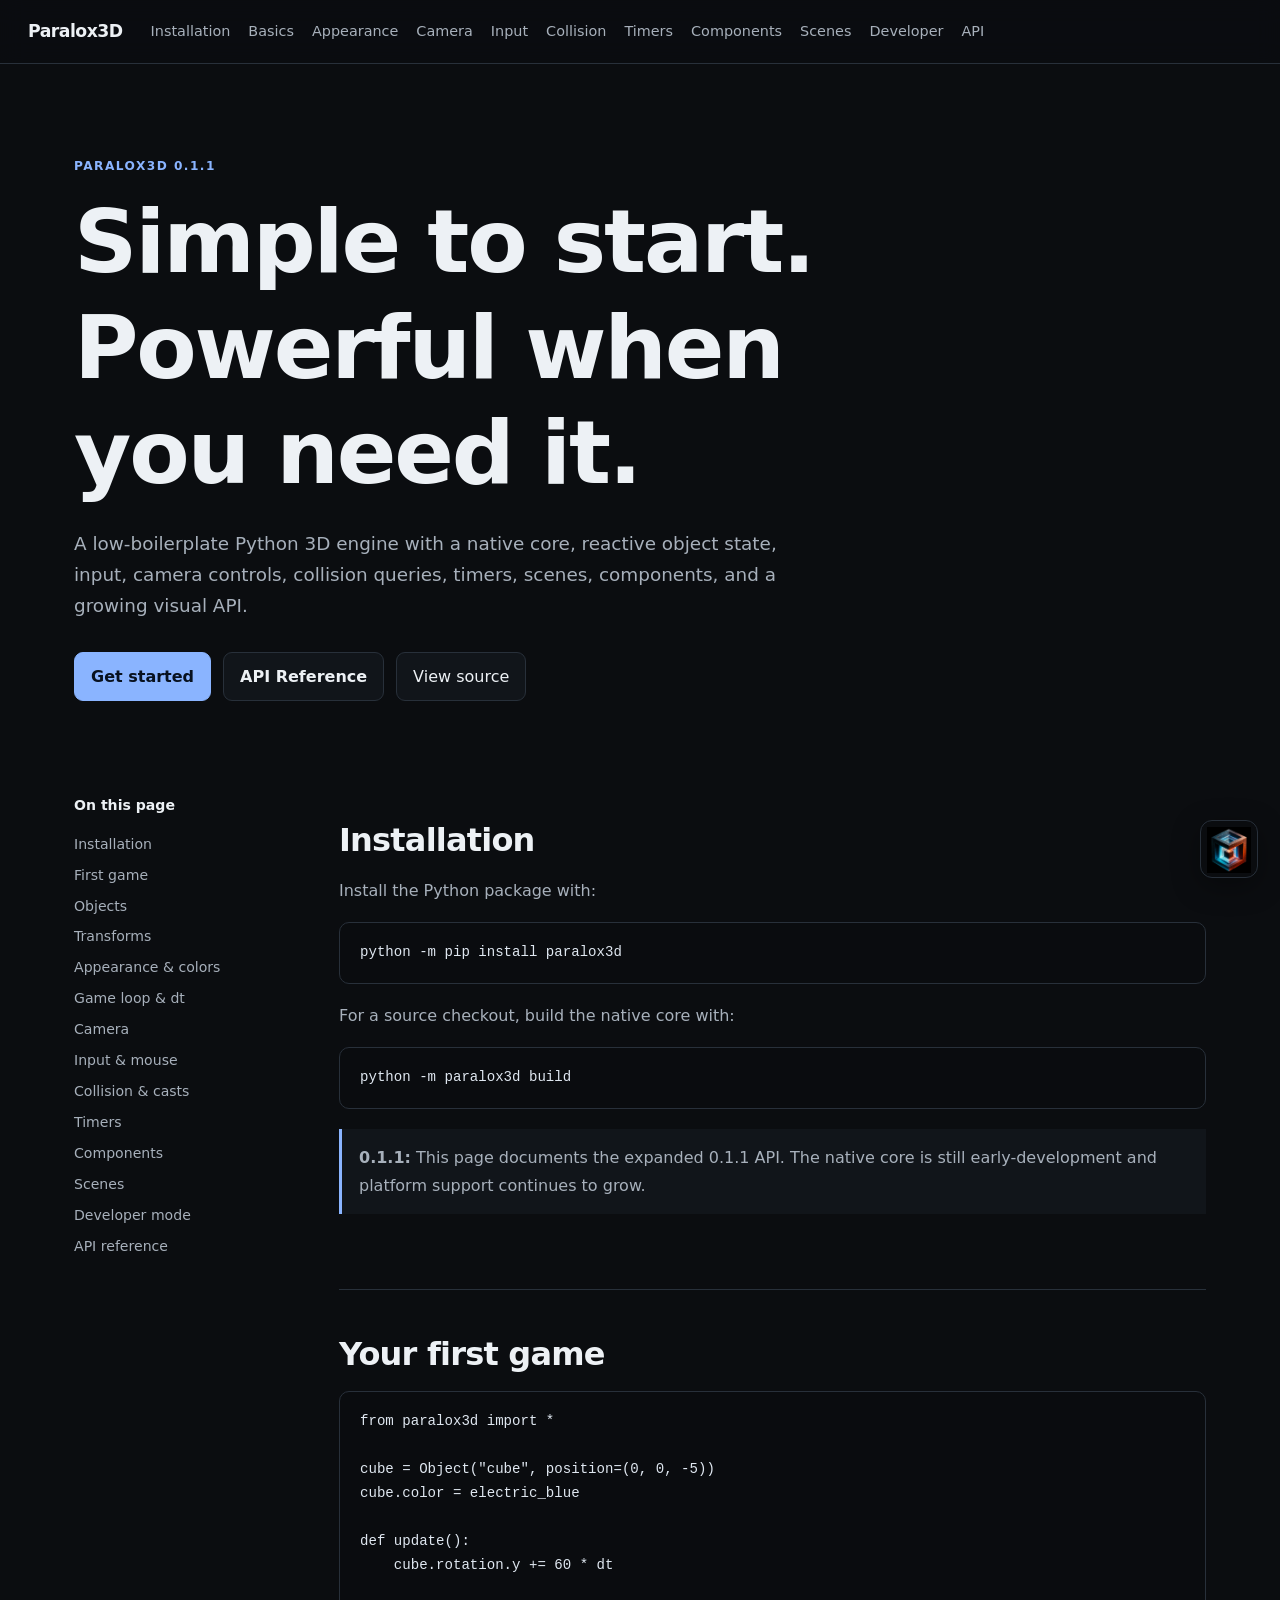
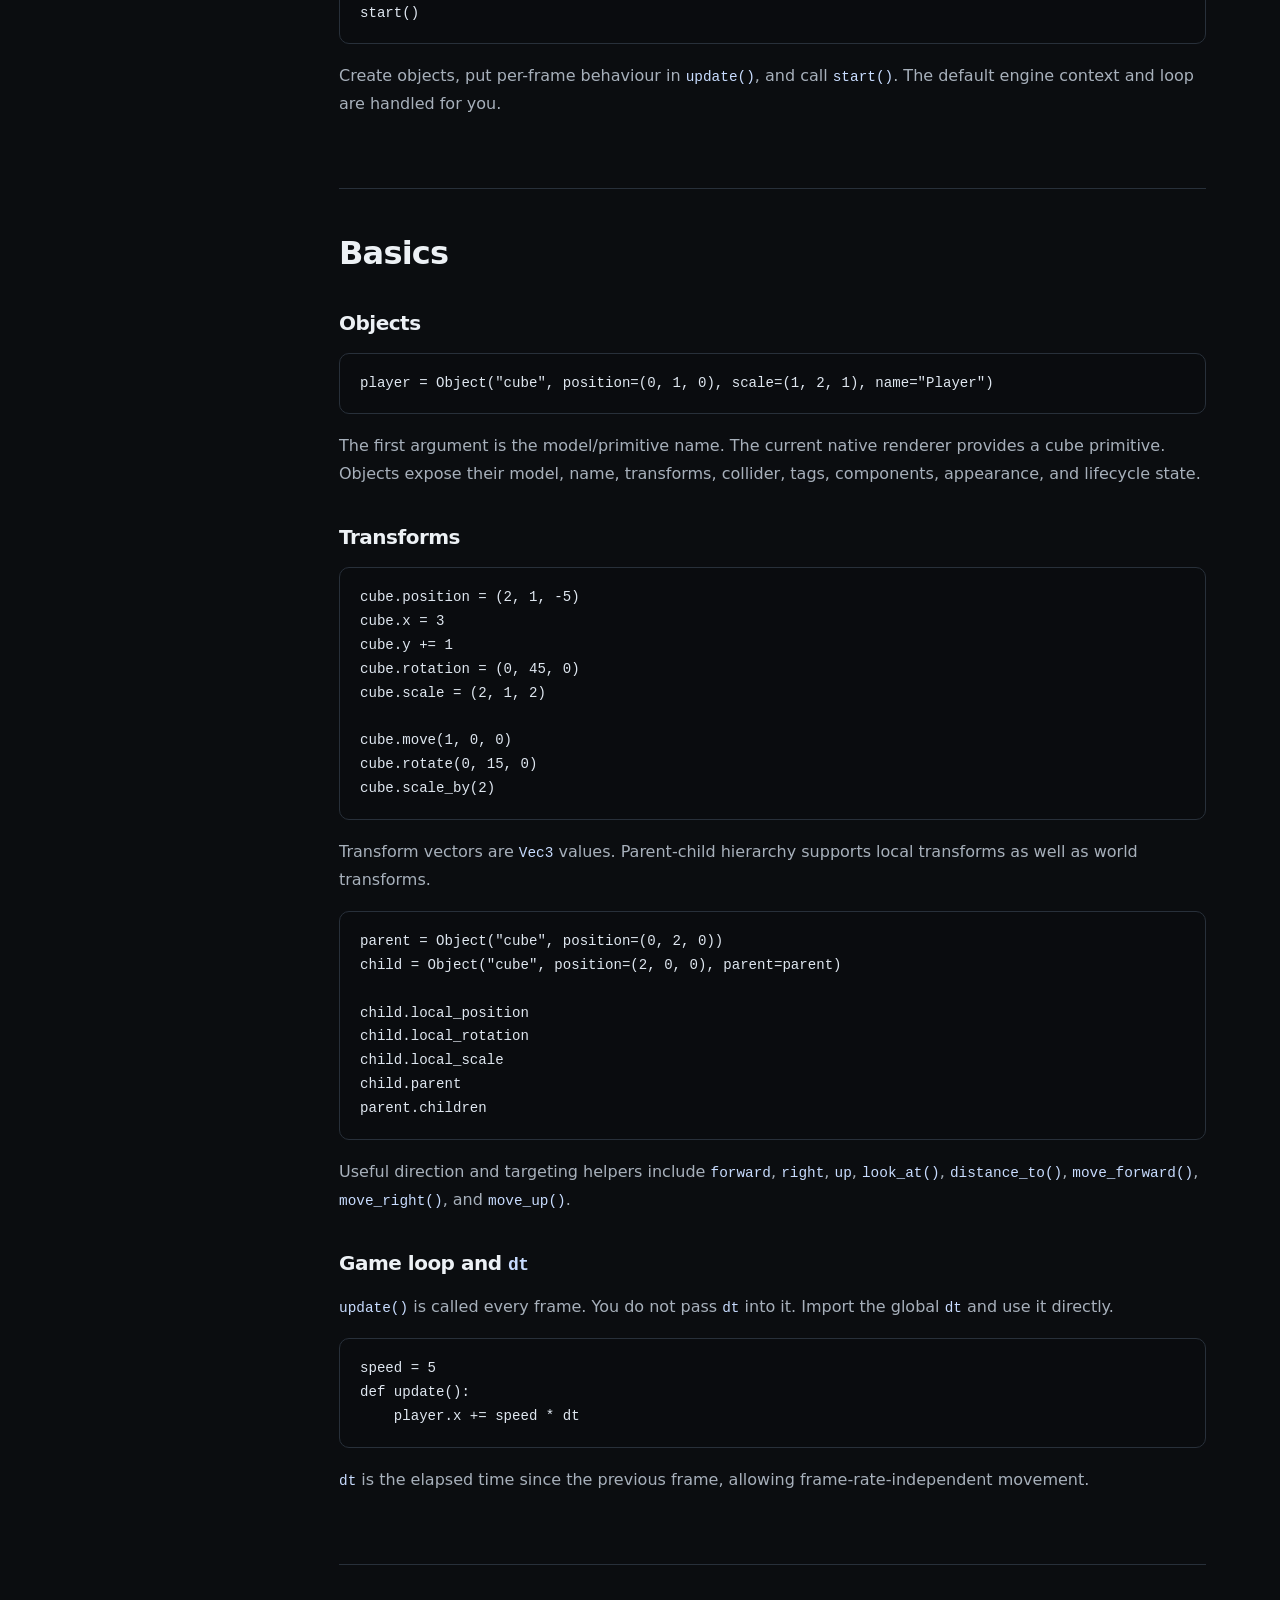
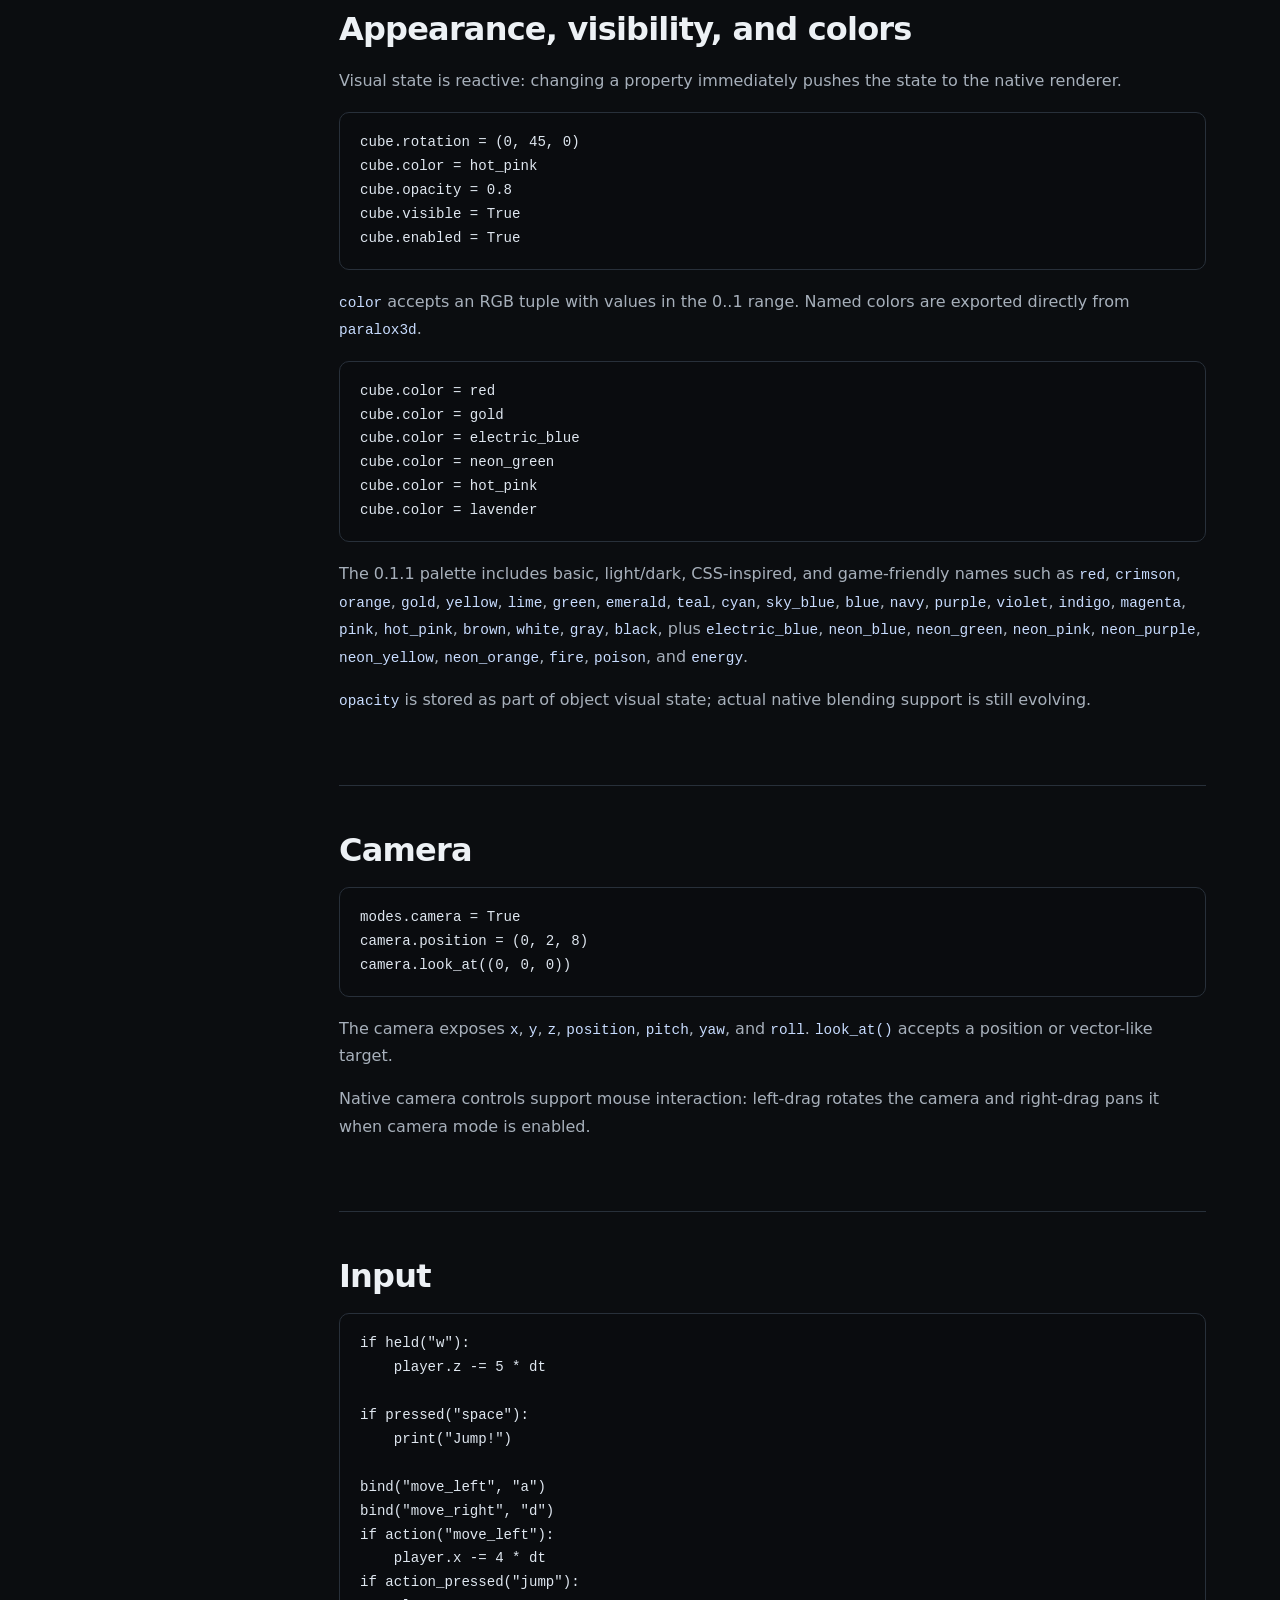
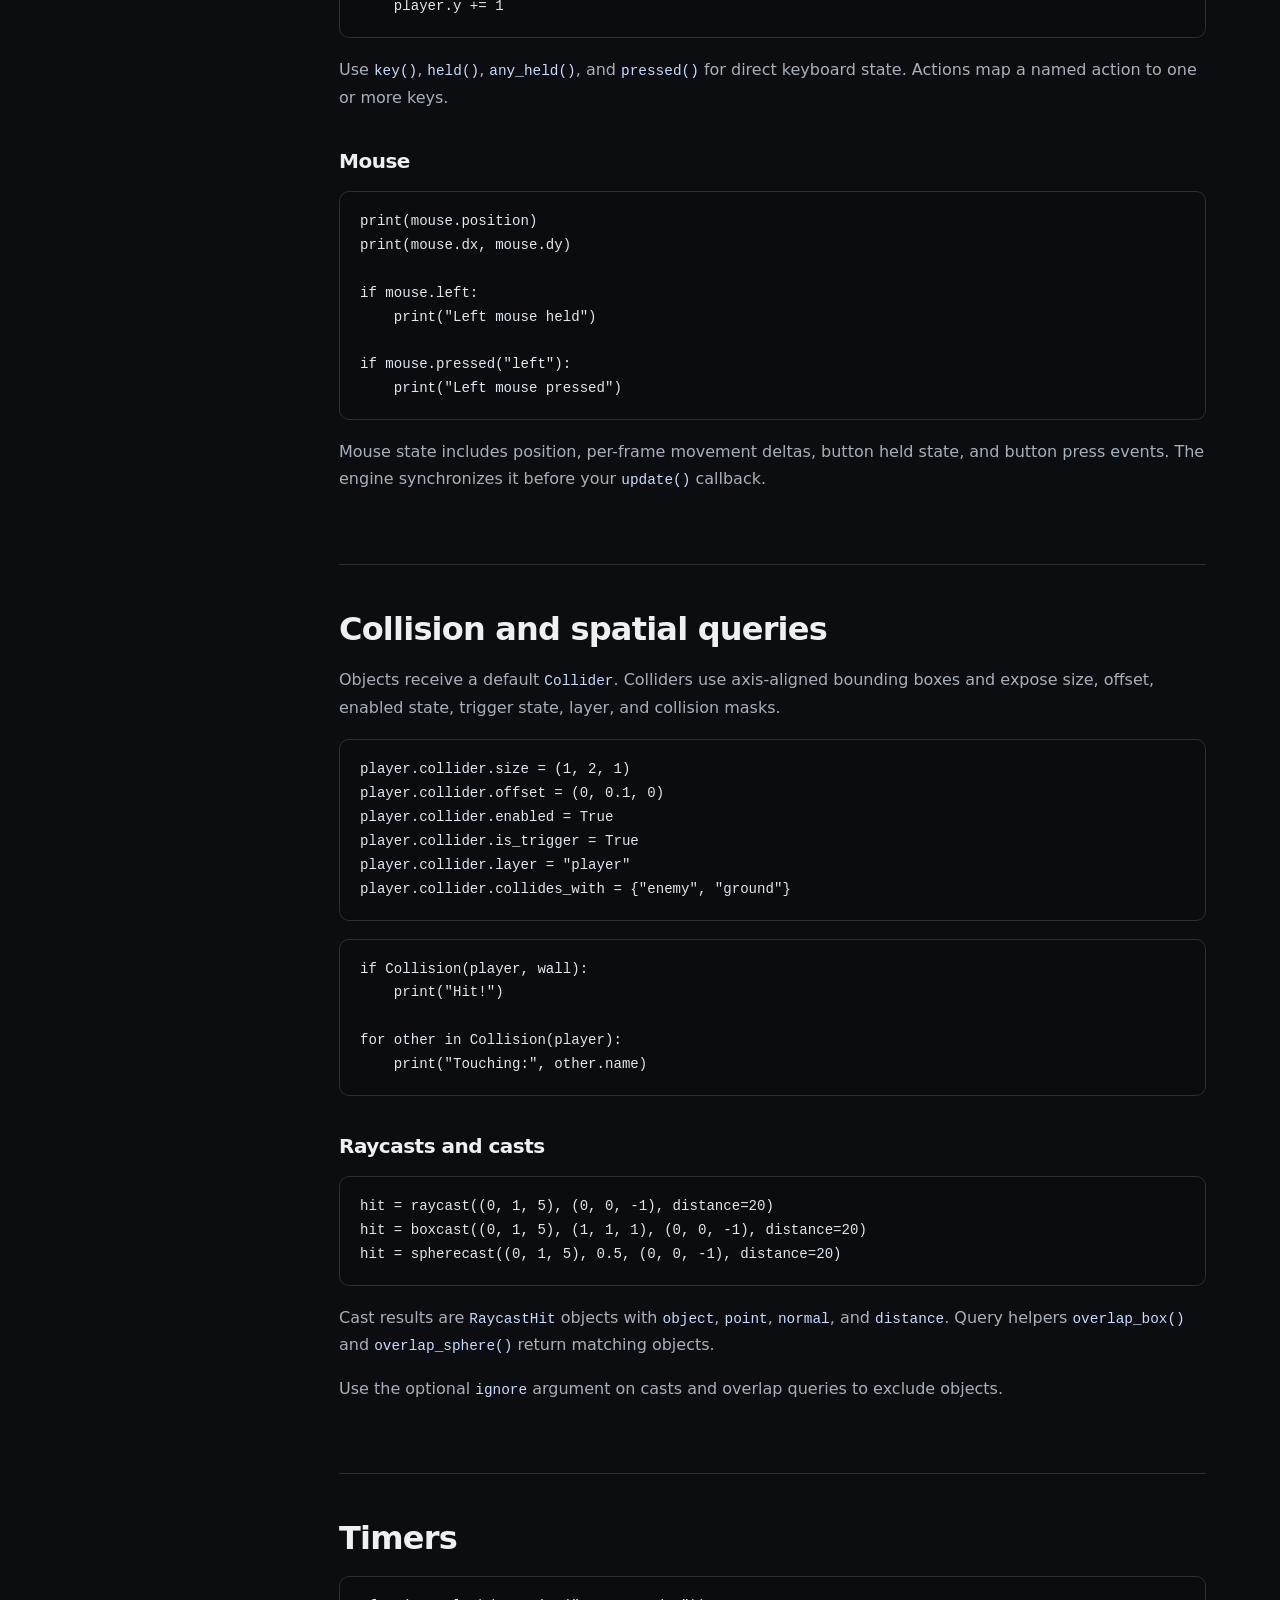
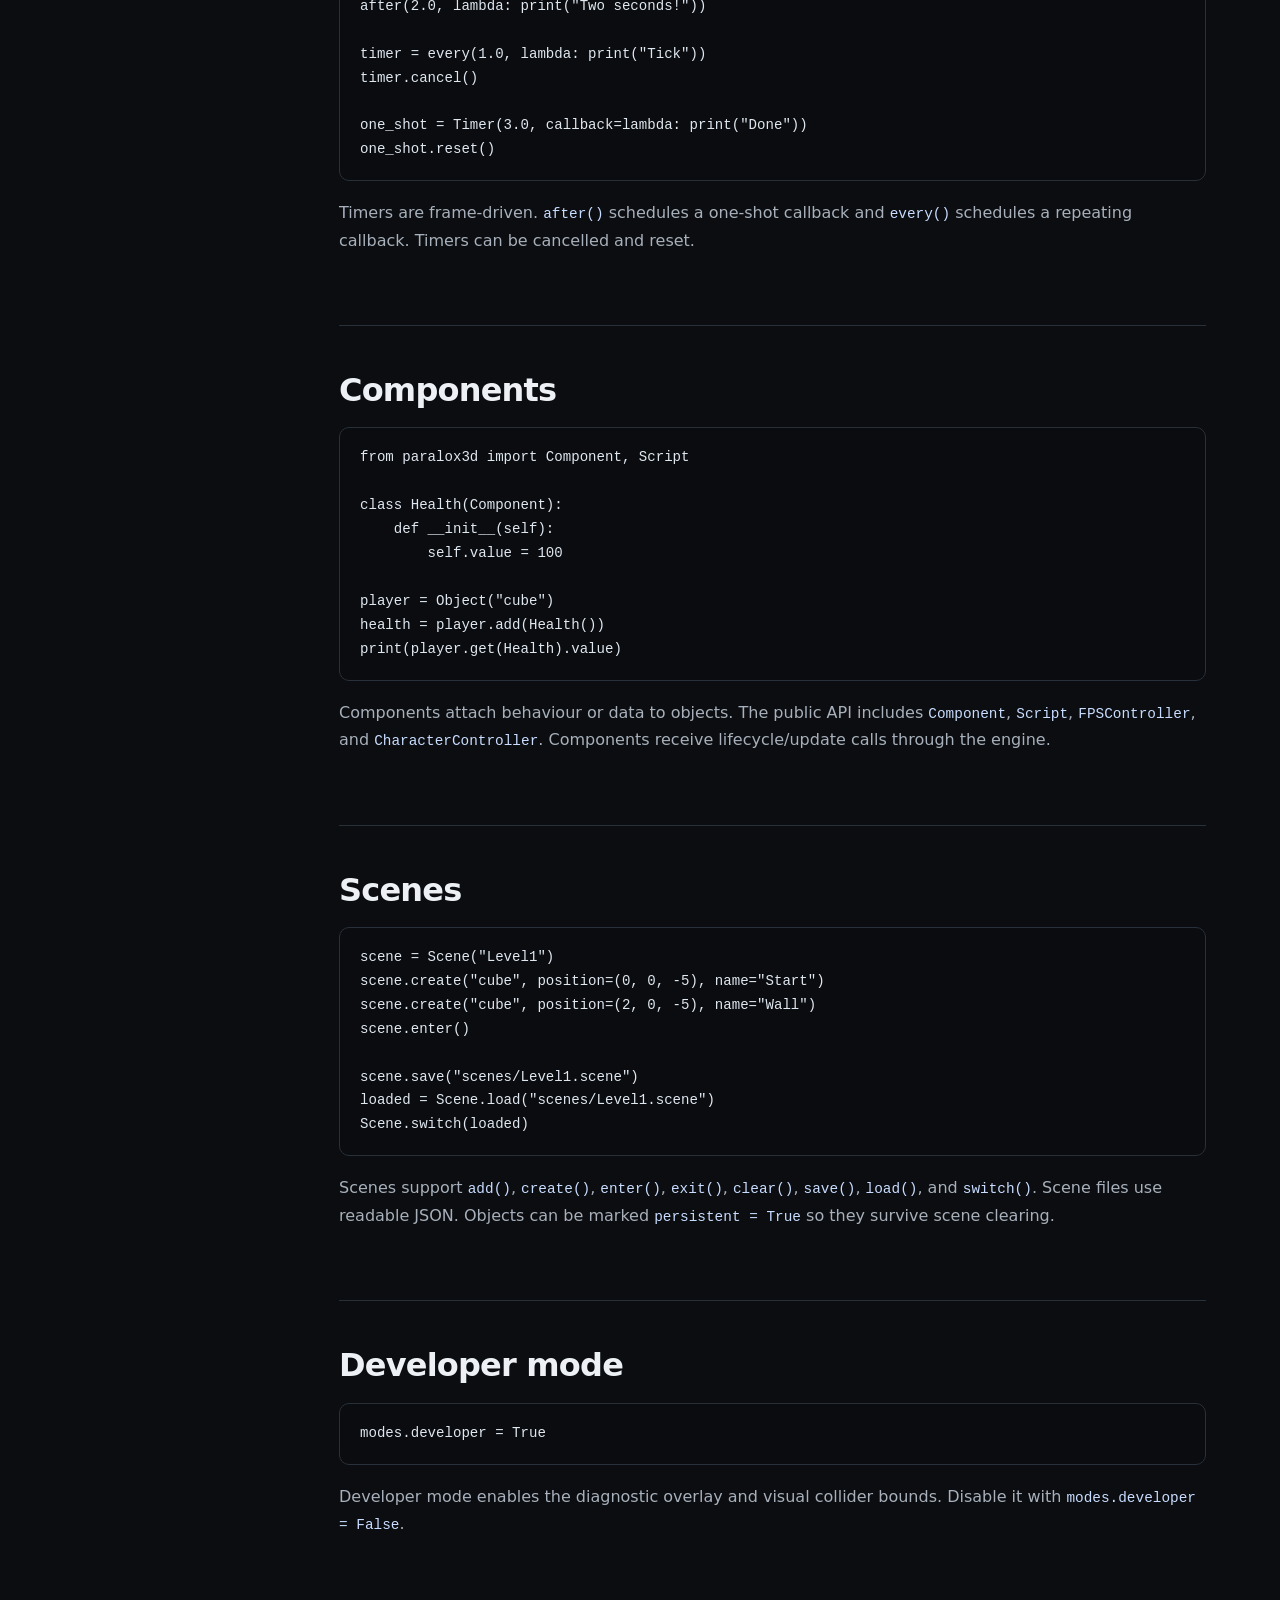
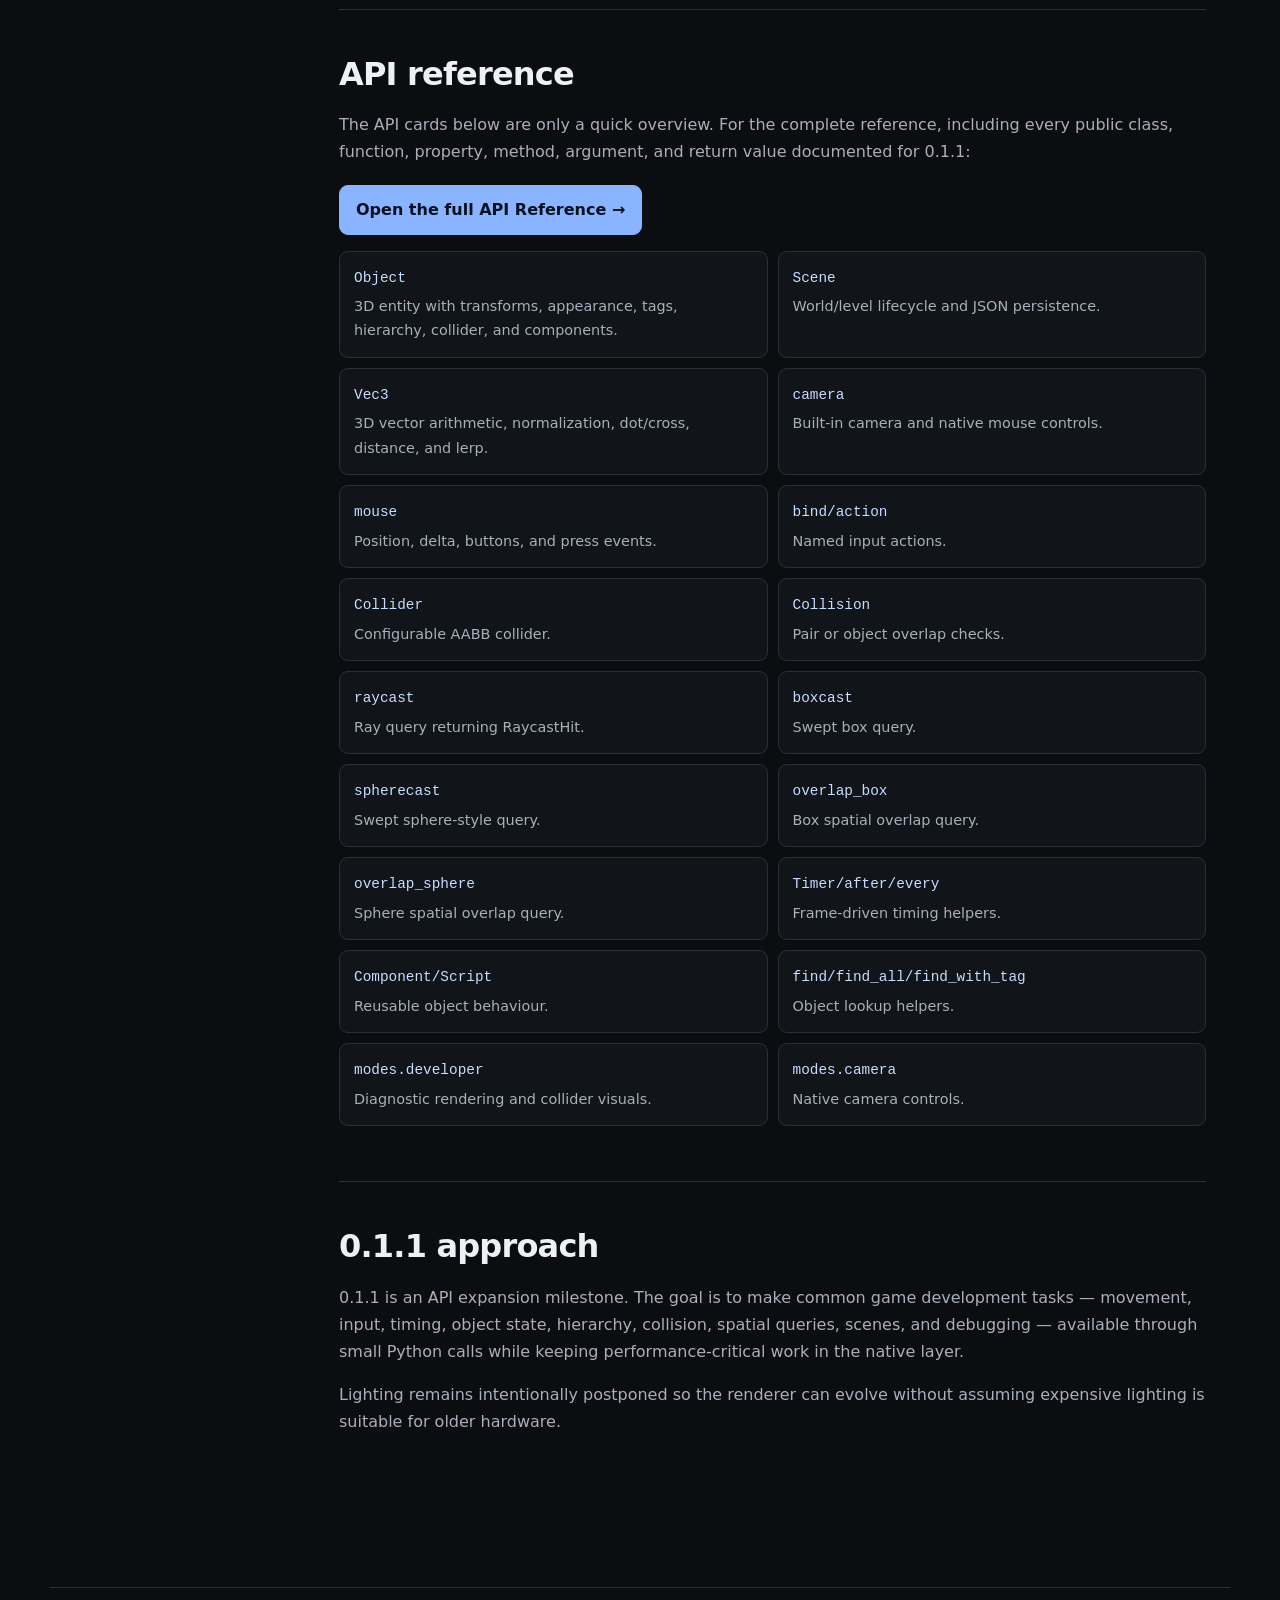
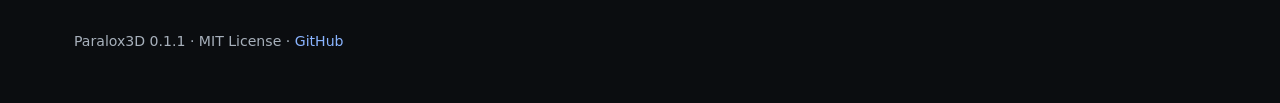
<file: docs/index.html>
<!doctype html>
<html lang="en">
<head>
<meta charset="utf-8">
<meta name="viewport" content="width=device-width, initial-scale=1">
<meta name="description" content="Paralox3D 0.1.1 documentation">
<title>Paralox3D 0.1.1 Documentation</title>
<link rel="icon" type="image/png" href="assets/logo_main.png">
<link rel="stylesheet" href="style.css">
</head>
<body>
<header class="topbar">
<a class="brand" href="#top">Paralox3D</a>
<button class="menu-button" aria-label="Toggle navigation" aria-expanded="false">Menu</button>
<nav id="nav">
<a href="#installation">Installation</a><a href="#basics">Basics</a><a href="#appearance">Appearance</a><a href="#camera">Camera</a><a href="#input">Input</a><a href="#collision">Collision</a><a href="#timers">Timers</a><a href="#components">Components</a><a href="#scenes">Scenes</a><a href="#developer">Developer</a><a href="#api">API</a>
</nav>
</header>
<main id="top">
<section class="hero">
<p class="eyebrow">Paralox3D 0.1.1</p>
<h1>Simple to start.<br>Powerful when you need it.</h1>
<p class="lead">A low-boilerplate Python 3D engine with a native core, reactive object state, input, camera controls, collision queries, timers, scenes, components, and a growing visual API.</p>
<div class="hero-actions"><a class="button primary" href="#installation">Get started</a><a class="button api-button" href="api.html">API Reference</a><a class="button" href="https://github.com/N0one123/Paralox3D">View source</a></div>
</section>
<div class="layout">
<aside class="sidebar"><strong>On this page</strong><a href="#installation">Installation</a><a href="#first-game">First game</a><a href="#objects">Objects</a><a href="#transforms">Transforms</a><a href="#appearance">Appearance & colors</a><a href="#game-loop">Game loop & dt</a><a href="#camera">Camera</a><a href="#input">Input & mouse</a><a href="#collision">Collision & casts</a><a href="#timers">Timers</a><a href="#components">Components</a><a href="#scenes">Scenes</a><a href="#developer">Developer mode</a><a href="#api">API reference</a></aside>
<article class="content">
<section id="installation"><h2>Installation</h2><p>Install the Python package with:</p><pre><code>python -m pip install paralox3d</code></pre><p>For a source checkout, build the native core with:</p><pre><code>python -m paralox3d build</code></pre><div class="note"><strong>0.1.1:</strong> This page documents the expanded 0.1.1 API. The native core is still early-development and platform support continues to grow.</div></section>

<section id="first-game"><h2>Your first game</h2><pre><code>from paralox3d import *

cube = Object("cube", position=(0, 0, -5))
cube.color = electric_blue

def update():
    cube.rotation.y += 60 * dt

start()</code></pre><p>Create objects, put per-frame behaviour in <code>update()</code>, and call <code>start()</code>. The default engine context and loop are handled for you.</p></section>

<section id="basics"><h2>Basics</h2><h3 id="objects">Objects</h3><pre><code>player = Object("cube", position=(0, 1, 0), scale=(1, 2, 1), name="Player")</code></pre><p>The first argument is the model/primitive name. The current native renderer provides a cube primitive. Objects expose their model, name, transforms, collider, tags, components, appearance, and lifecycle state.</p>
<h3 id="transforms">Transforms</h3><pre><code>cube.position = (2, 1, -5)
cube.x = 3
cube.y += 1
cube.rotation = (0, 45, 0)
cube.scale = (2, 1, 2)

cube.move(1, 0, 0)
cube.rotate(0, 15, 0)
cube.scale_by(2)</code></pre><p>Transform vectors are <code>Vec3</code> values. Parent-child hierarchy supports local transforms as well as world transforms.</p>
<pre><code>parent = Object("cube", position=(0, 2, 0))
child = Object("cube", position=(2, 0, 0), parent=parent)

child.local_position
child.local_rotation
child.local_scale
child.parent
parent.children</code></pre>
<p>Useful direction and targeting helpers include <code>forward</code>, <code>right</code>, <code>up</code>, <code>look_at()</code>, <code>distance_to()</code>, <code>move_forward()</code>, <code>move_right()</code>, and <code>move_up()</code>.</p>
<h3 id="game-loop">Game loop and <code>dt</code></h3><p><code>update()</code> is called every frame. You do not pass <code>dt</code> into it. Import the global <code>dt</code> and use it directly.</p><pre><code>speed = 5
def update():
    player.x += speed * dt</code></pre><p><code>dt</code> is the elapsed time since the previous frame, allowing frame-rate-independent movement.</p></section>

<section id="appearance"><h2>Appearance, visibility, and colors</h2><p>Visual state is reactive: changing a property immediately pushes the state to the native renderer.</p><pre><code>cube.rotation = (0, 45, 0)
cube.color = hot_pink
cube.opacity = 0.8
cube.visible = True
cube.enabled = True</code></pre><p><code>color</code> accepts an RGB tuple with values in the 0..1 range. Named colors are exported directly from <code>paralox3d</code>.</p><pre><code>cube.color = red
cube.color = gold
cube.color = electric_blue
cube.color = neon_green
cube.color = hot_pink
cube.color = lavender</code></pre><p>The 0.1.1 palette includes basic, light/dark, CSS-inspired, and game-friendly names such as <code>red</code>, <code>crimson</code>, <code>orange</code>, <code>gold</code>, <code>yellow</code>, <code>lime</code>, <code>green</code>, <code>emerald</code>, <code>teal</code>, <code>cyan</code>, <code>sky_blue</code>, <code>blue</code>, <code>navy</code>, <code>purple</code>, <code>violet</code>, <code>indigo</code>, <code>magenta</code>, <code>pink</code>, <code>hot_pink</code>, <code>brown</code>, <code>white</code>, <code>gray</code>, <code>black</code>, plus <code>electric_blue</code>, <code>neon_blue</code>, <code>neon_green</code>, <code>neon_pink</code>, <code>neon_purple</code>, <code>neon_yellow</code>, <code>neon_orange</code>, <code>fire</code>, <code>poison</code>, and <code>energy</code>.</p><p><code>opacity</code> is stored as part of object visual state; actual native blending support is still evolving.</p></section>

<section id="camera"><h2>Camera</h2><pre><code>modes.camera = True
camera.position = (0, 2, 8)
camera.look_at((0, 0, 0))</code></pre><p>The camera exposes <code>x</code>, <code>y</code>, <code>z</code>, <code>position</code>, <code>pitch</code>, <code>yaw</code>, and <code>roll</code>. <code>look_at()</code> accepts a position or vector-like target.</p><p>Native camera controls support mouse interaction: left-drag rotates the camera and right-drag pans it when camera mode is enabled.</p></section>

<section id="input"><h2>Input</h2><pre><code>if held("w"):
    player.z -= 5 * dt

if pressed("space"):
    print("Jump!")

bind("move_left", "a")
bind("move_right", "d")
if action("move_left"):
    player.x -= 4 * dt
if action_pressed("jump"):
    player.y += 1</code></pre><p>Use <code>key()</code>, <code>held()</code>, <code>any_held()</code>, and <code>pressed()</code> for direct keyboard state. Actions map a named action to one or more keys.</p><h3>Mouse</h3><pre><code>print(mouse.position)
print(mouse.dx, mouse.dy)

if mouse.left:
    print("Left mouse held")

if mouse.pressed("left"):
    print("Left mouse pressed")</code></pre><p>Mouse state includes position, per-frame movement deltas, button held state, and button press events. The engine synchronizes it before your <code>update()</code> callback.</p></section>

<section id="collision"><h2>Collision and spatial queries</h2><p>Objects receive a default <code>Collider</code>. Colliders use axis-aligned bounding boxes and expose size, offset, enabled state, trigger state, layer, and collision masks.</p><pre><code>player.collider.size = (1, 2, 1)
player.collider.offset = (0, 0.1, 0)
player.collider.enabled = True
player.collider.is_trigger = True
player.collider.layer = "player"
player.collider.collides_with = {"enemy", "ground"}</code></pre><pre><code>if Collision(player, wall):
    print("Hit!")

for other in Collision(player):
    print("Touching:", other.name)</code></pre><h3>Raycasts and casts</h3><pre><code>hit = raycast((0, 1, 5), (0, 0, -1), distance=20)
hit = boxcast((0, 1, 5), (1, 1, 1), (0, 0, -1), distance=20)
hit = spherecast((0, 1, 5), 0.5, (0, 0, -1), distance=20)</code></pre><p>Cast results are <code>RaycastHit</code> objects with <code>object</code>, <code>point</code>, <code>normal</code>, and <code>distance</code>. Query helpers <code>overlap_box()</code> and <code>overlap_sphere()</code> return matching objects.</p><p>Use the optional <code>ignore</code> argument on casts and overlap queries to exclude objects.</p></section>

<section id="timers"><h2>Timers</h2><pre><code>after(2.0, lambda: print("Two seconds!"))

timer = every(1.0, lambda: print("Tick"))
timer.cancel()

one_shot = Timer(3.0, callback=lambda: print("Done"))
one_shot.reset()</code></pre><p>Timers are frame-driven. <code>after()</code> schedules a one-shot callback and <code>every()</code> schedules a repeating callback. Timers can be cancelled and reset.</p></section>

<section id="components"><h2>Components</h2><pre><code>from paralox3d import Component, Script

class Health(Component):
    def __init__(self):
        self.value = 100

player = Object("cube")
health = player.add(Health())
print(player.get(Health).value)</code></pre><p>Components attach behaviour or data to objects. The public API includes <code>Component</code>, <code>Script</code>, <code>FPSController</code>, and <code>CharacterController</code>. Components receive lifecycle/update calls through the engine.</p></section>

<section id="scenes"><h2>Scenes</h2><pre><code>scene = Scene("Level1")
scene.create("cube", position=(0, 0, -5), name="Start")
scene.create("cube", position=(2, 0, -5), name="Wall")
scene.enter()

scene.save("scenes/Level1.scene")
loaded = Scene.load("scenes/Level1.scene")
Scene.switch(loaded)</code></pre><p>Scenes support <code>add()</code>, <code>create()</code>, <code>enter()</code>, <code>exit()</code>, <code>clear()</code>, <code>save()</code>, <code>load()</code>, and <code>switch()</code>. Scene files use readable JSON. Objects can be marked <code>persistent = True</code> so they survive scene clearing.</p></section>

<section id="developer"><h2>Developer mode</h2><pre><code>modes.developer = True</code></pre><p>Developer mode enables the diagnostic overlay and visual collider bounds. Disable it with <code>modes.developer = False</code>.</p></section>

<section id="api"><h2>API reference</h2><p>The API cards below are only a quick overview. For the complete reference, including every public class, function, property, method, argument, and return value documented for 0.1.1:</p><p><a class="button primary api-large-button" href="api.html">Open the full API Reference →</a></p><div class="api-grid">
<div class="api-card"><code>Object</code><span>3D entity with transforms, appearance, tags, hierarchy, collider, and components.</span></div>
<div class="api-card"><code>Scene</code><span>World/level lifecycle and JSON persistence.</span></div>
<div class="api-card"><code>Vec3</code><span>3D vector arithmetic, normalization, dot/cross, distance, and lerp.</span></div>
<div class="api-card"><code>camera</code><span>Built-in camera and native mouse controls.</span></div>
<div class="api-card"><code>mouse</code><span>Position, delta, buttons, and press events.</span></div>
<div class="api-card"><code>bind/action</code><span>Named input actions.</span></div>
<div class="api-card"><code>Collider</code><span>Configurable AABB collider.</span></div>
<div class="api-card"><code>Collision</code><span>Pair or object overlap checks.</span></div>
<div class="api-card"><code>raycast</code><span>Ray query returning RaycastHit.</span></div>
<div class="api-card"><code>boxcast</code><span>Swept box query.</span></div>
<div class="api-card"><code>spherecast</code><span>Swept sphere-style query.</span></div>
<div class="api-card"><code>overlap_box</code><span>Box spatial overlap query.</span></div>
<div class="api-card"><code>overlap_sphere</code><span>Sphere spatial overlap query.</span></div>
<div class="api-card"><code>Timer/after/every</code><span>Frame-driven timing helpers.</span></div>
<div class="api-card"><code>Component/Script</code><span>Reusable object behaviour.</span></div>
<div class="api-card"><code>find/find_all/find_with_tag</code><span>Object lookup helpers.</span></div>
<div class="api-card"><code>modes.developer</code><span>Diagnostic rendering and collider visuals.</span></div>
<div class="api-card"><code>modes.camera</code><span>Native camera controls.</span></div>
</div></section>

<section><h2>0.1.1 approach</h2><p>0.1.1 is an API expansion milestone. The goal is to make common game development tasks — movement, input, timing, object state, hierarchy, collision, spatial queries, scenes, and debugging — available through small Python calls while keeping performance-critical work in the native layer.</p><p>Lighting remains intentionally postponed so the renderer can evolve without assuming expensive lighting is suitable for older hardware.</p></section>
</article></div></main>
<a class="corner-logo" href="#top" aria-label="Back to top"><img src="assets/logo_main.png" alt=""></a>
<footer><p>Paralox3D 0.1.1 · MIT License · <a href="https://github.com/N0one123/Paralox3D">GitHub</a></p></footer>
<script src="script.js"></script>
</body>
</html>
</file>
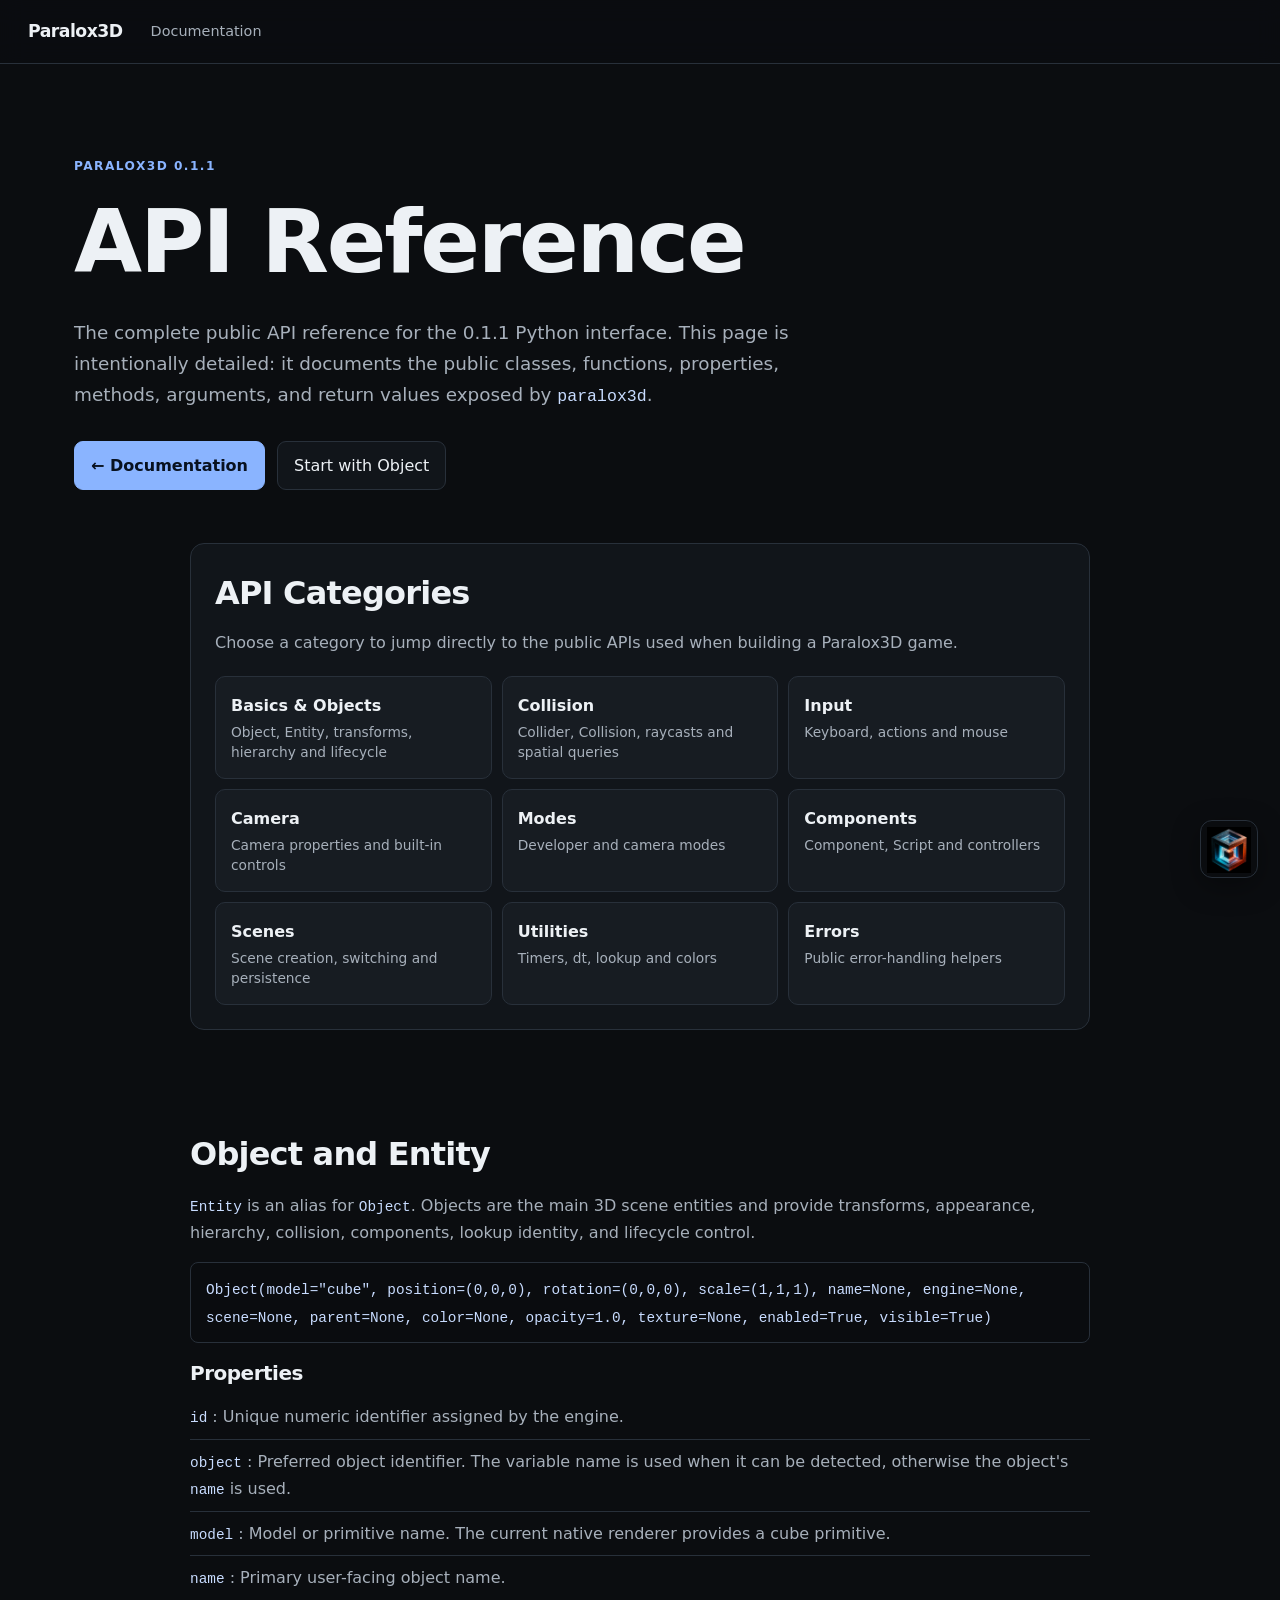
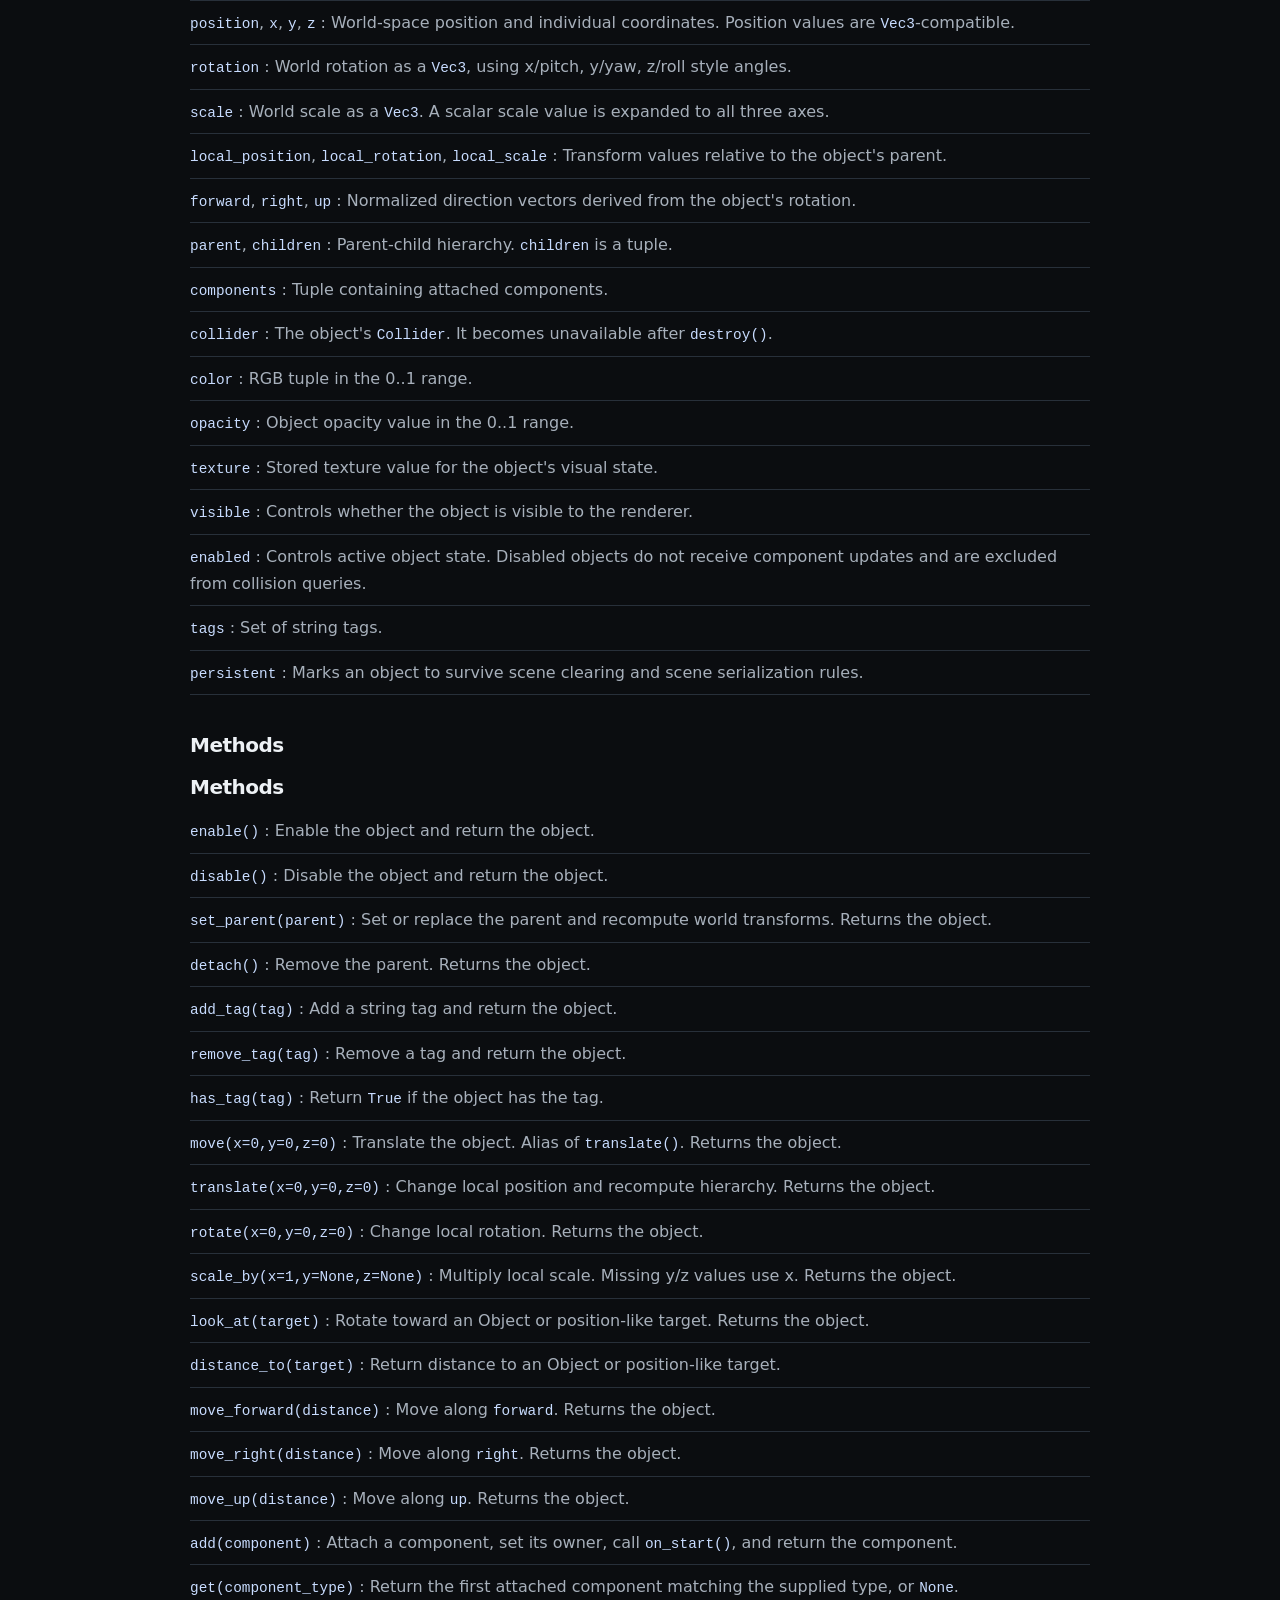
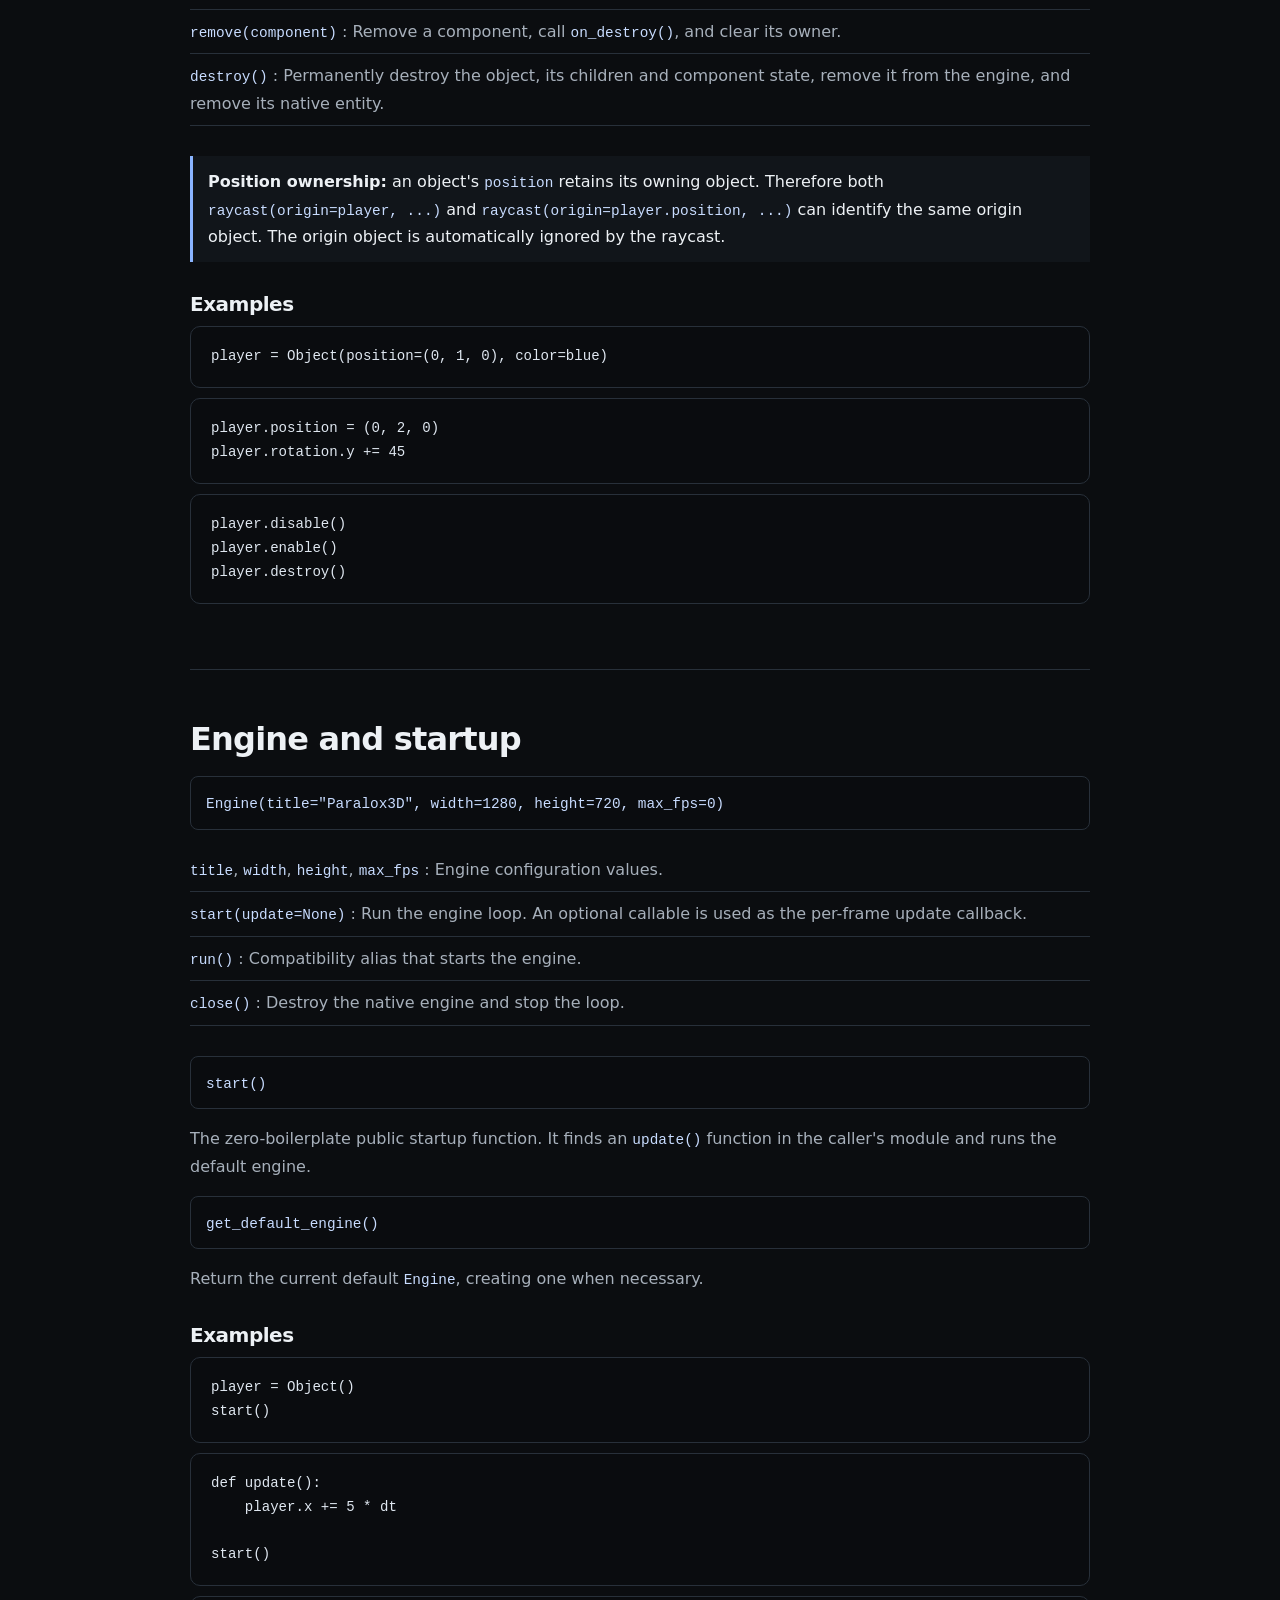
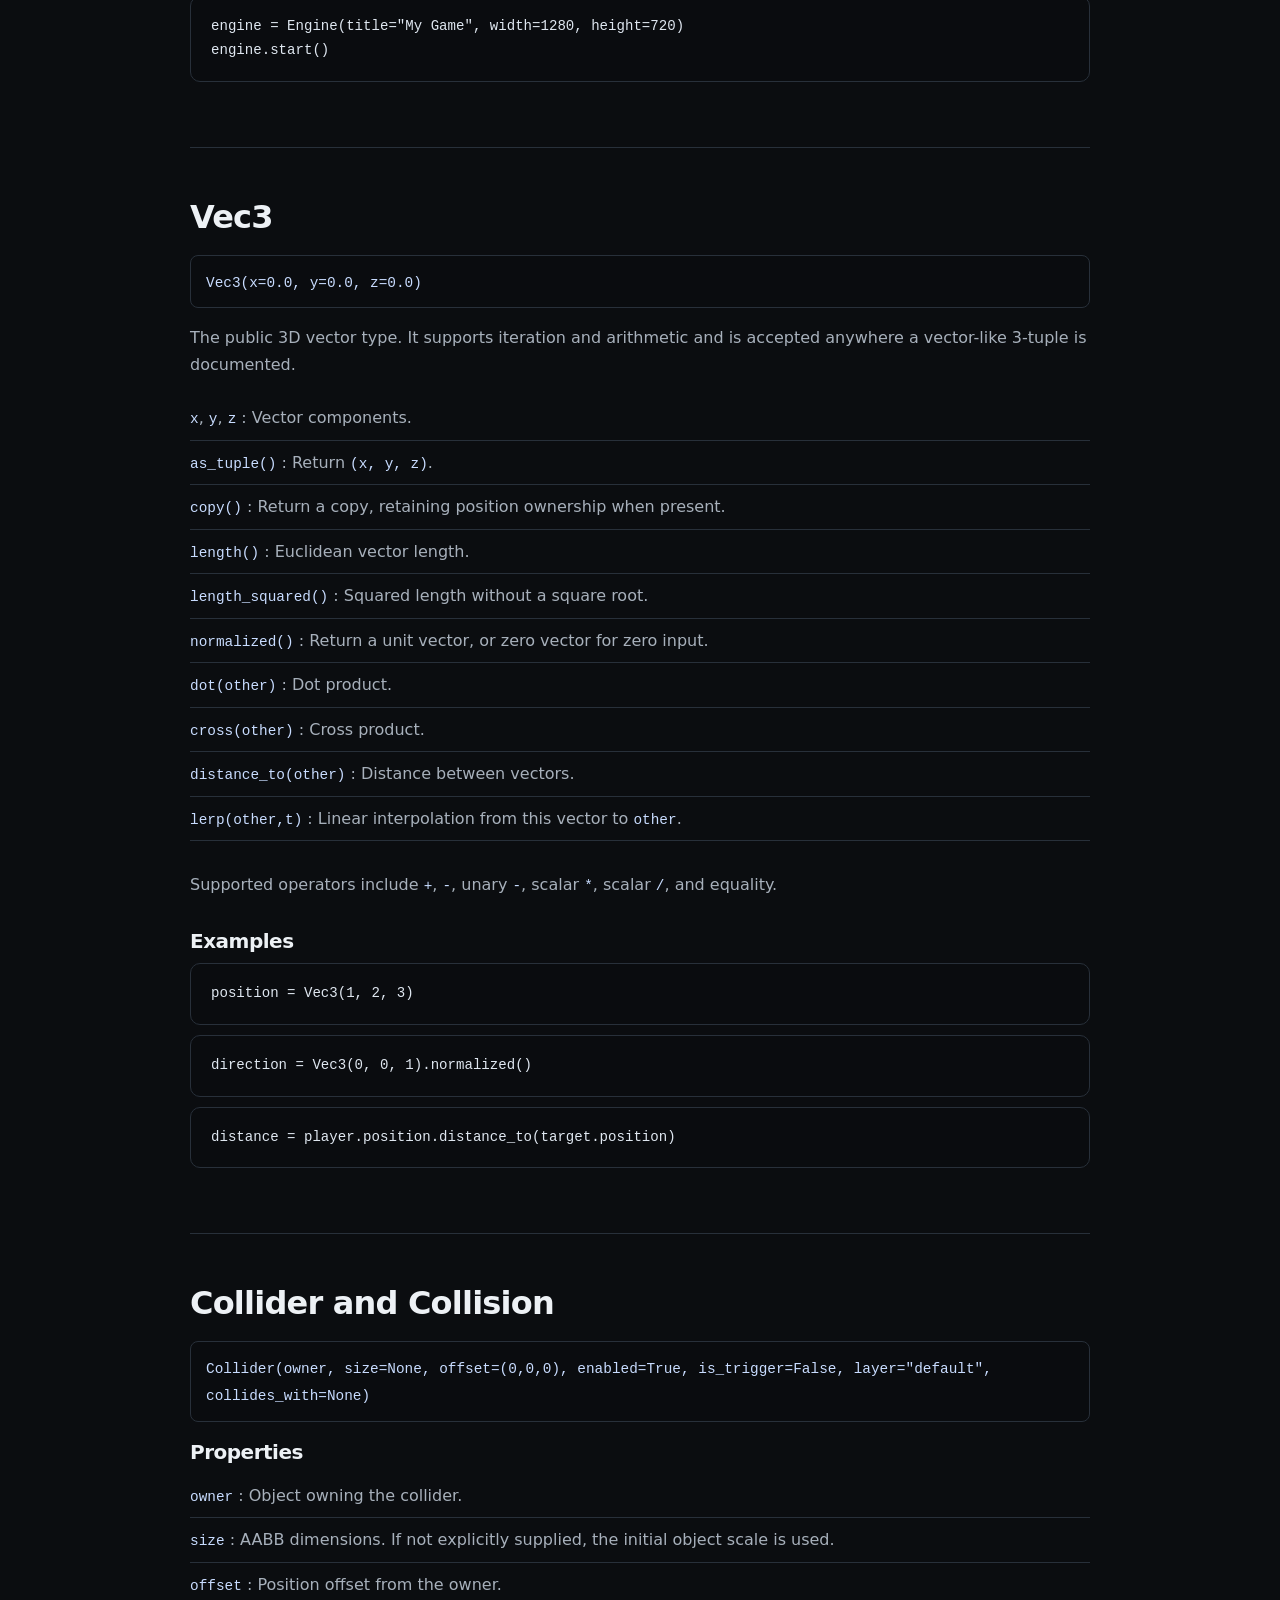
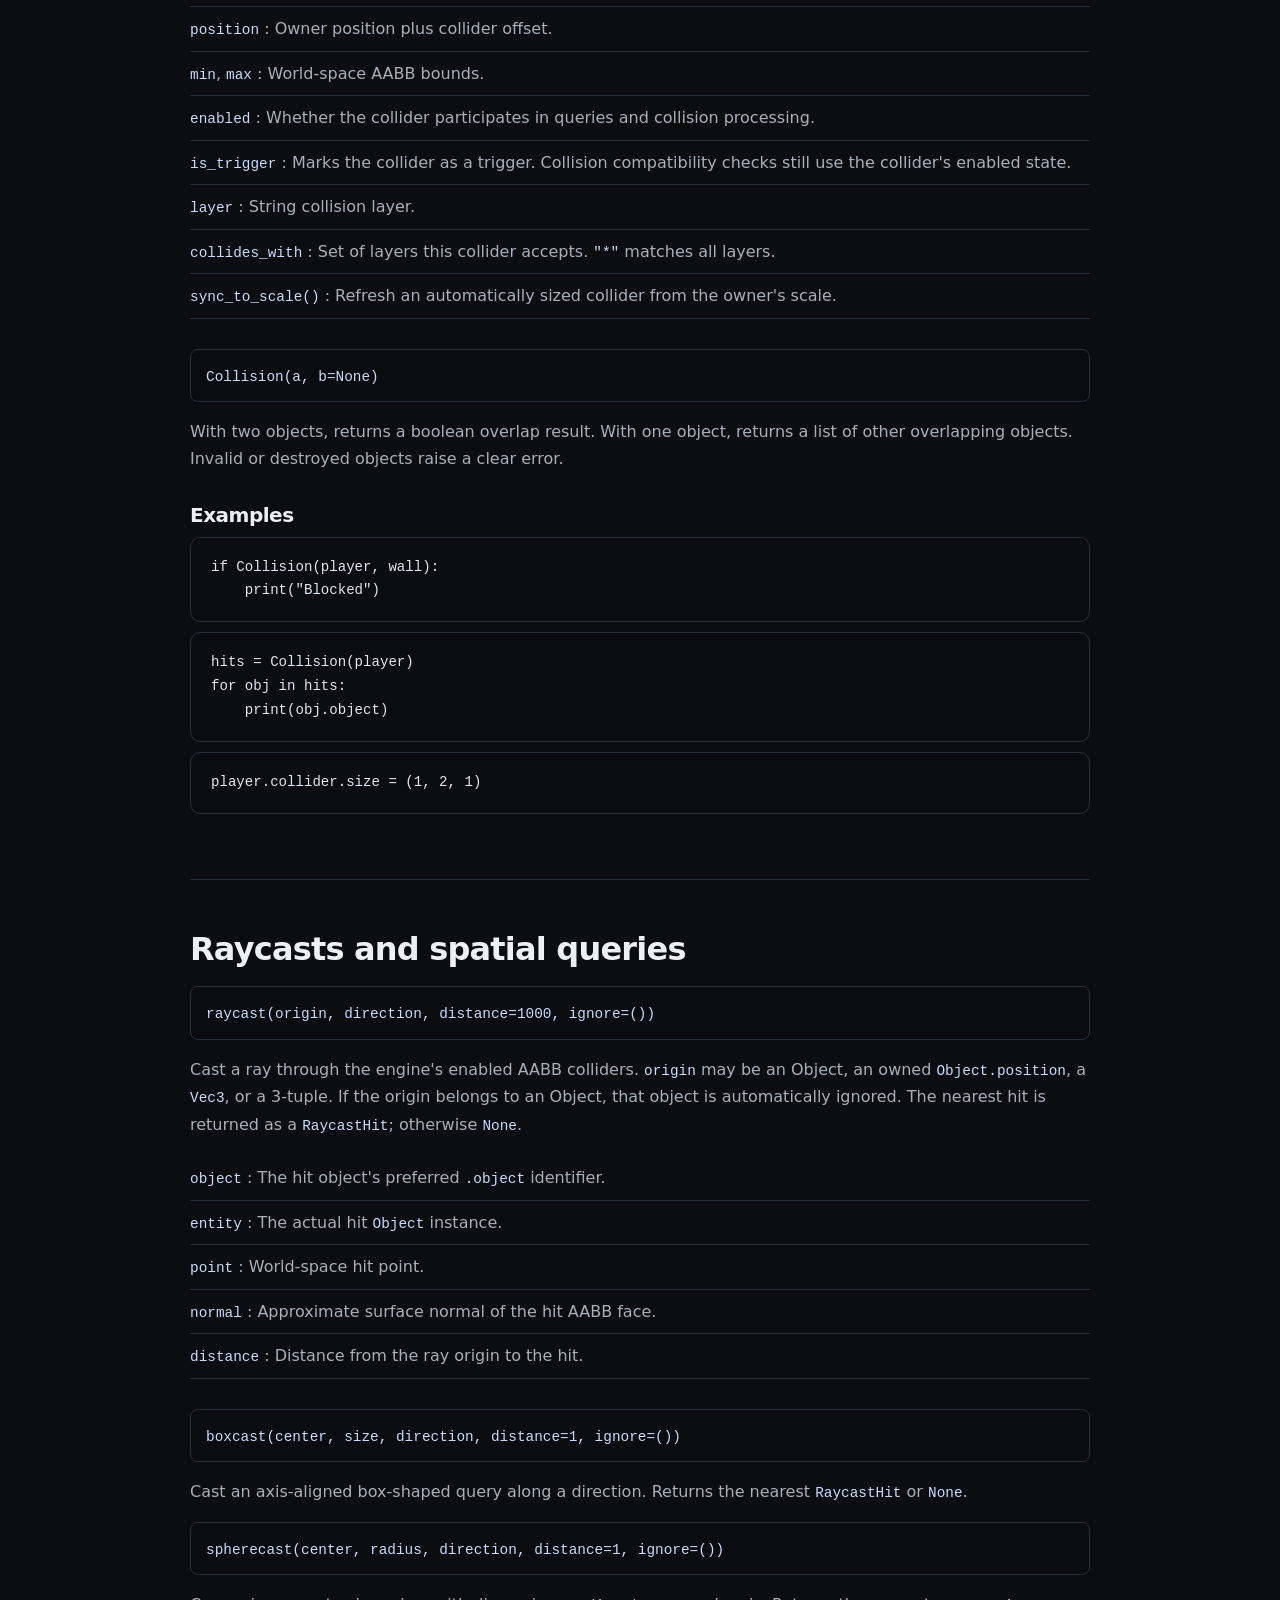
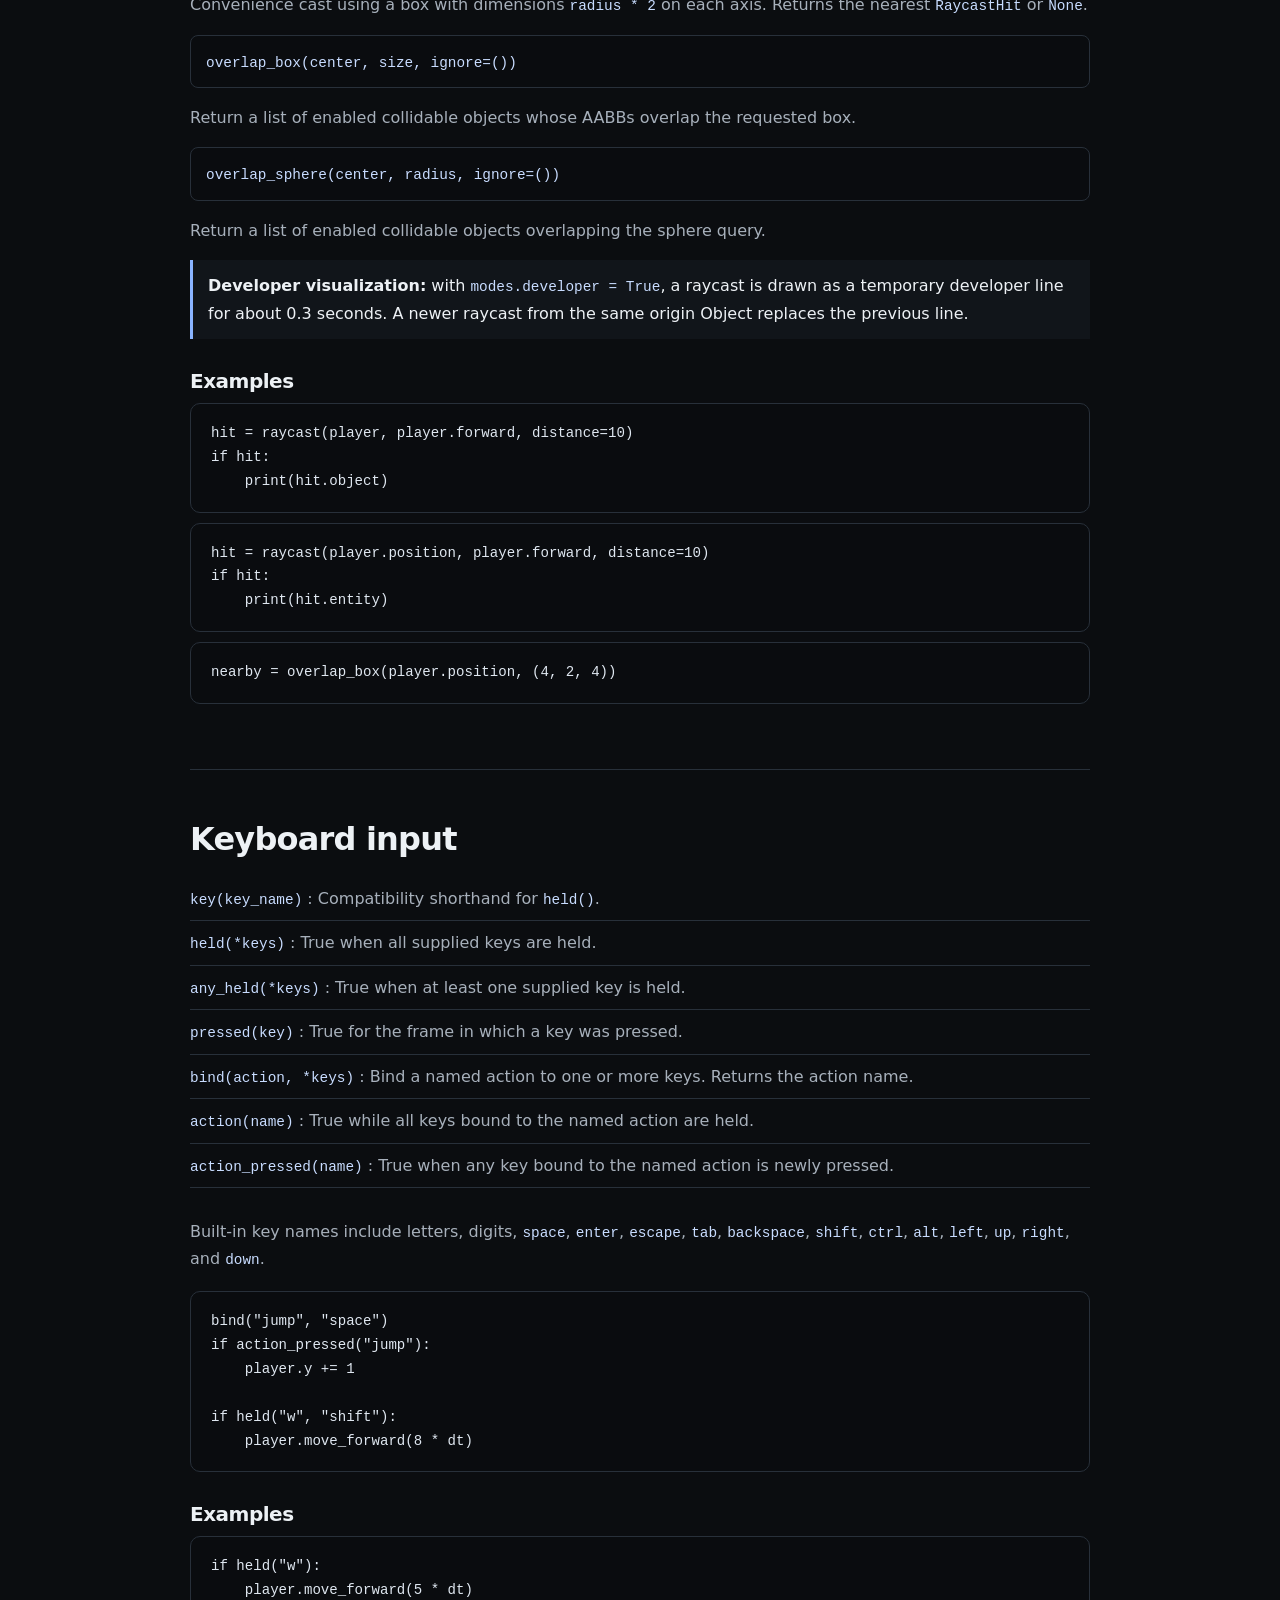
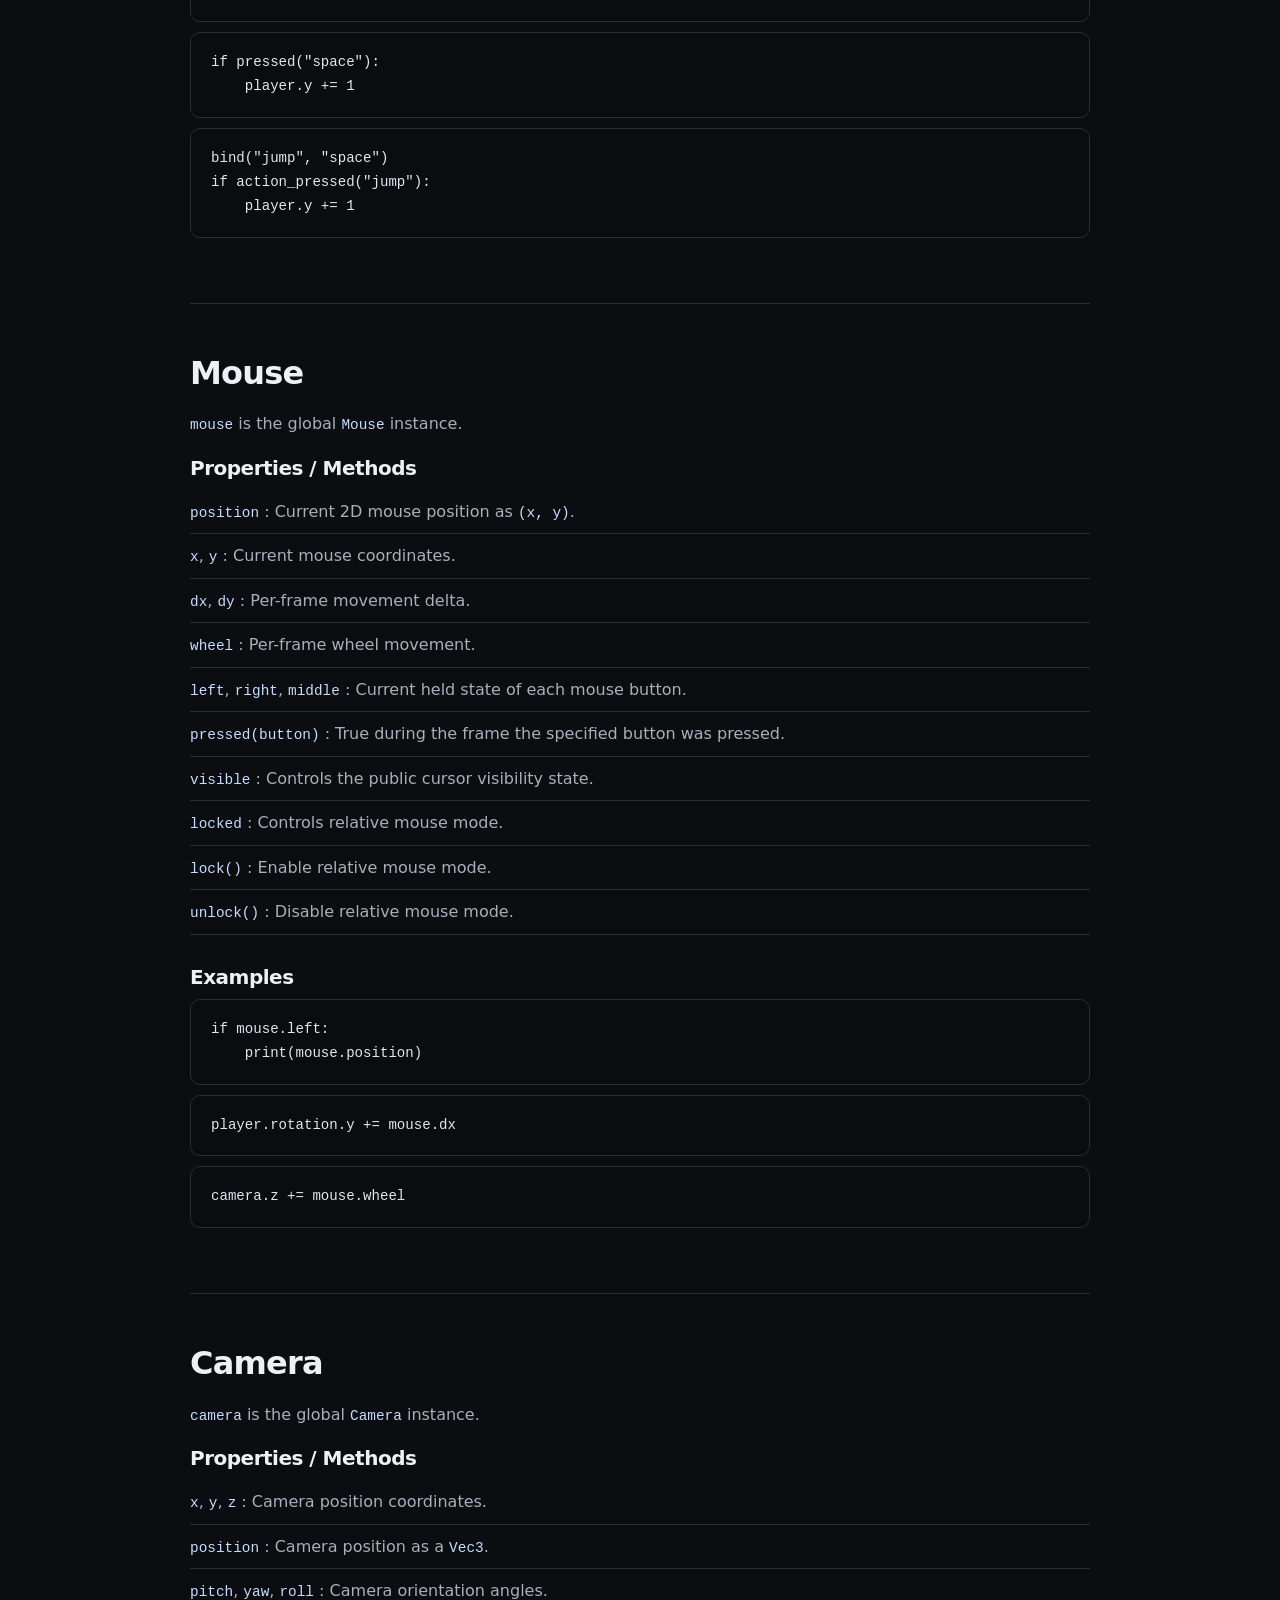
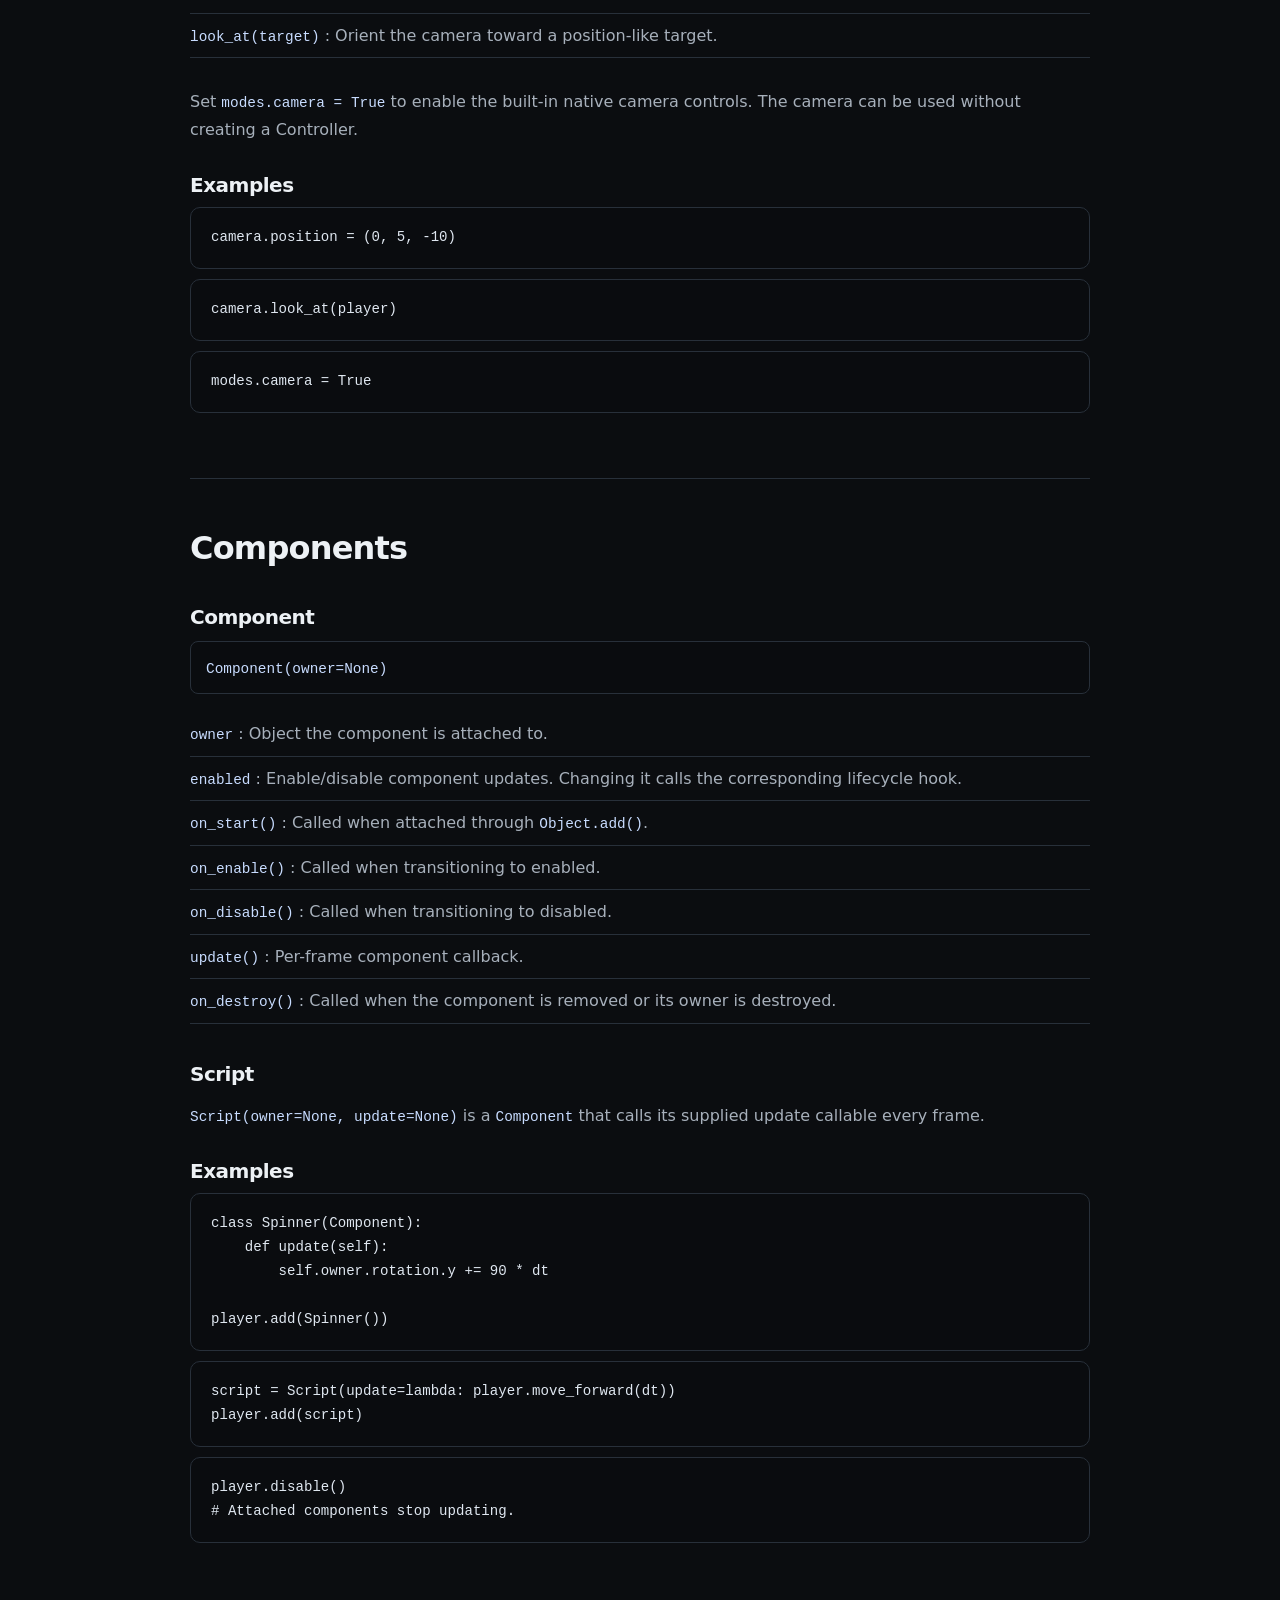
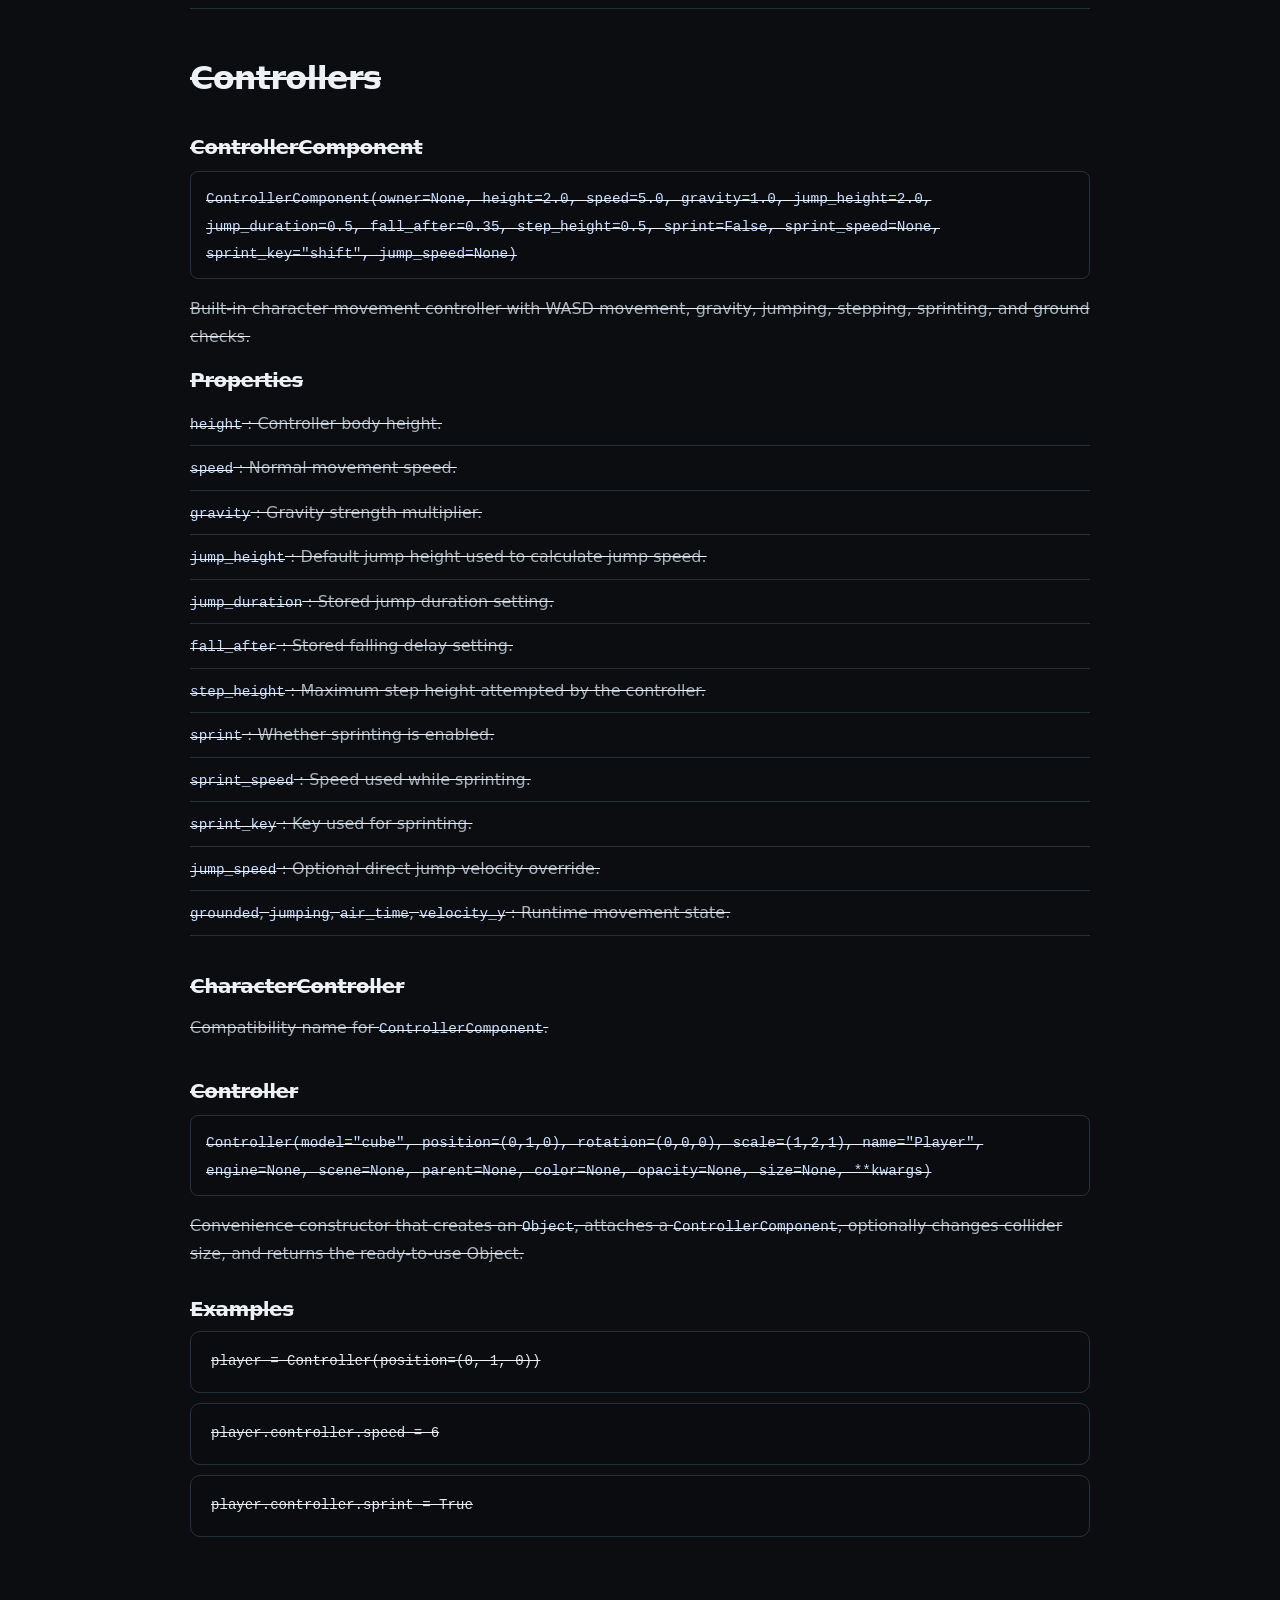
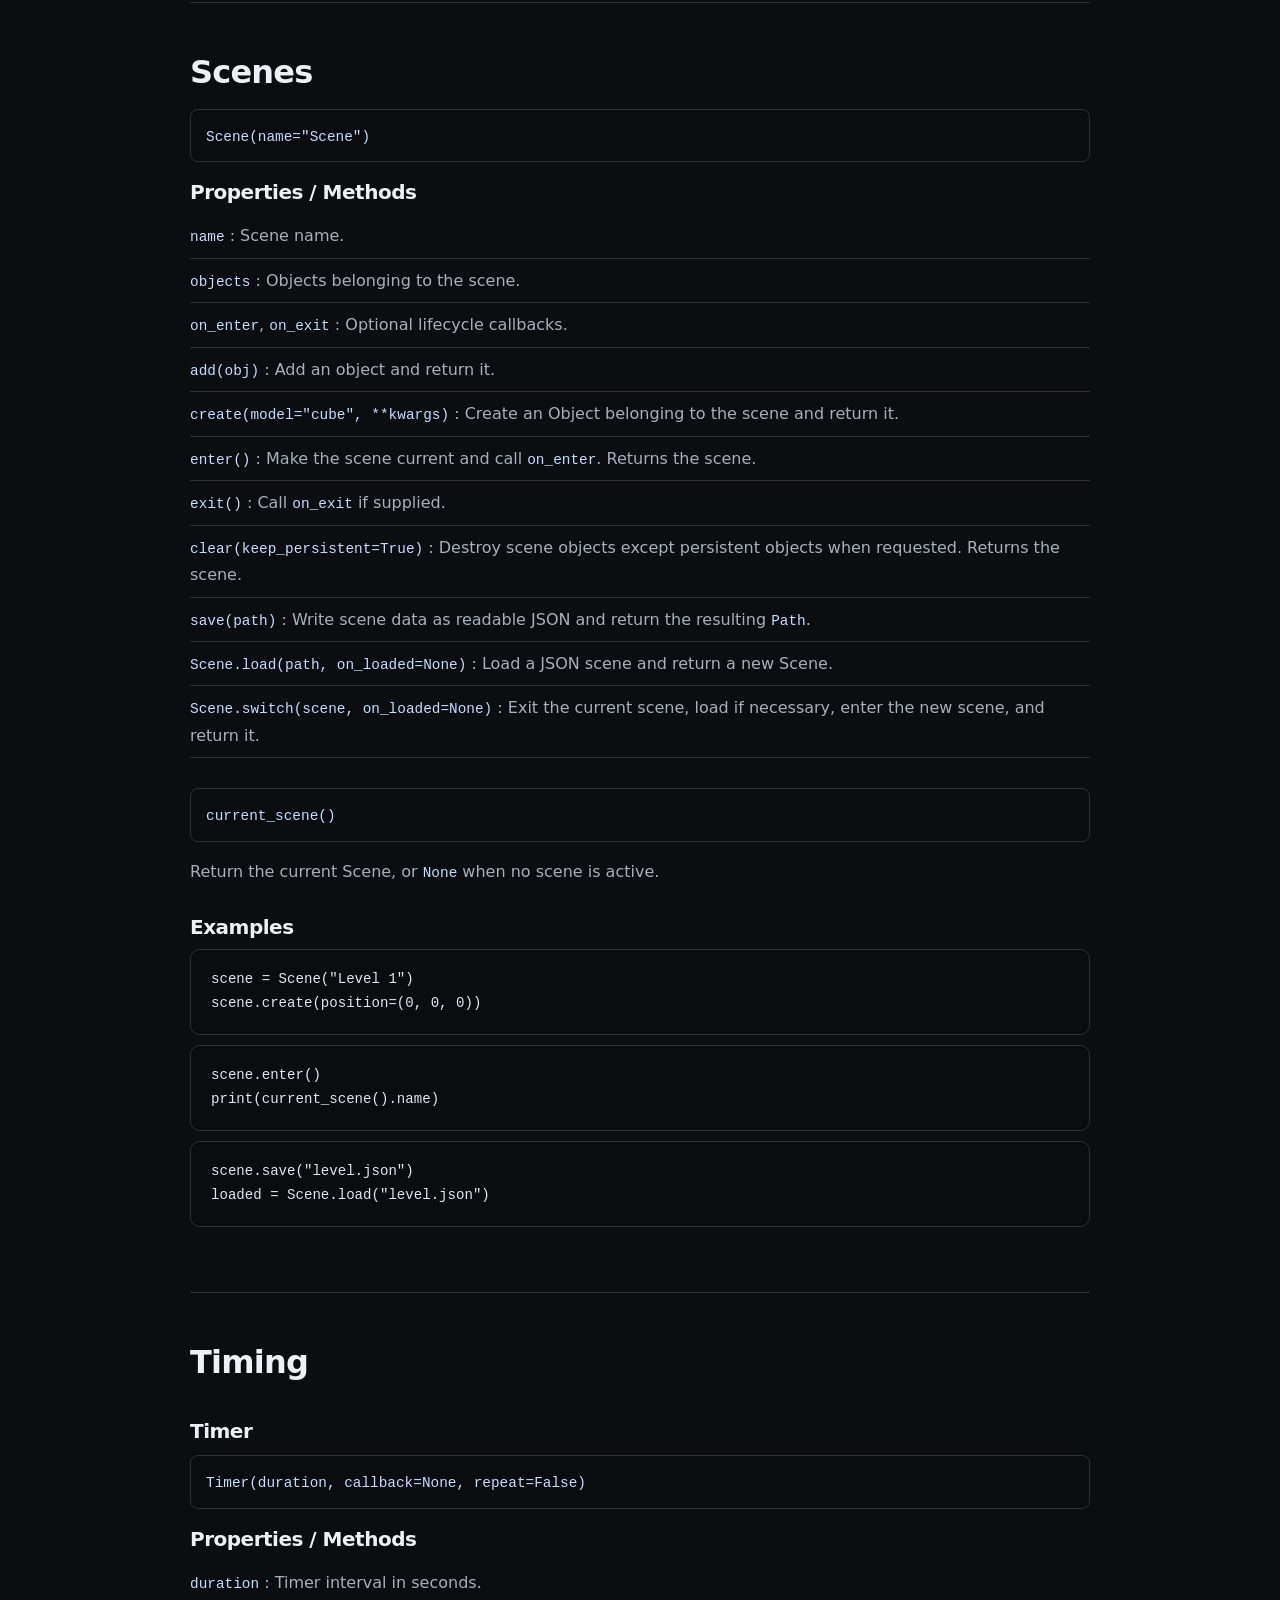
<file: docs/api.html>
<!doctype html>
<html lang="en">
<head>
<meta charset="utf-8">
<meta name="viewport" content="width=device-width, initial-scale=1">
<meta name="description" content="Complete Paralox3D 0.1.1 API reference">
<title>Paralox3D 0.1.1 API Reference</title>
<link rel="icon" type="image/png" href="assets/logo_main.png">
<link rel="stylesheet" href="style.css">
</head>
<body class="api-page">
<header class="topbar">
<a class="brand" href="index.html">Paralox3D</a>
<button class="menu-button" aria-label="Toggle navigation" aria-expanded="false">Menu</button>
<nav id="nav"><a href="index.html">Documentation</a></nav>
</header>
<main id="top">
<section class="hero">
<p class="eyebrow">Paralox3D 0.1.1</p>
<h1>API Reference</h1>
<p class="lead">The complete public API reference for the 0.1.1 Python interface. This page is intentionally detailed: it documents the public classes, functions, properties, methods, arguments, and return values exposed by <code>paralox3d</code>.</p>
<div class="hero-actions"><a class="button primary" href="index.html">← Documentation</a><a class="button" href="#object">Start with Object</a></div>
</section>
<div class="layout">
<article class="content">


<section class="api-categories" aria-label="API categories">
<h2>API Categories</h2>
<p>Choose a category to jump directly to the public APIs used when building a Paralox3D game.</p>
<div class="api-category-grid">
<a href="#object"><strong>Basics &amp; Objects</strong><span>Object, Entity, transforms, hierarchy and lifecycle</span></a>
<a href="#collision"><strong>Collision</strong><span>Collider, Collision, raycasts and spatial queries</span></a>
<a href="#input"><strong>Input</strong><span>Keyboard, actions and mouse</span></a>
<a href="#camera"><strong>Camera</strong><span>Camera properties and built-in controls</span></a>
<a href="#modes"><strong>Modes</strong><span>Developer and camera modes</span></a>
<a href="#components"><strong>Components</strong><span>Component, Script and controllers</span></a>
<a href="#scene"><strong>Scenes</strong><span>Scene creation, switching and persistence</span></a>
<a href="#timing"><strong>Utilities</strong><span>Timers, dt, lookup and colors</span></a>
<a href="#errors"><strong>Errors</strong><span>Public error-handling helpers</span></a>
</div>
</section>

<section id="object">
<h2>Object and Entity</h2>
<p><code>Entity</code> is an alias for <code>Object</code>. Objects are the main 3D scene entities and provide transforms, appearance, hierarchy, collision, components, lookup identity, and lifecycle control.</p>
<div class="api-signature"><code>Object(model="cube", position=(0,0,0), rotation=(0,0,0), scale=(1,1,1), name=None, engine=None, scene=None, parent=None, color=None, opacity=1.0, texture=None, enabled=True, visible=True)</code></div>
<div class="api-list"><h3>Properties</h3><p class="api-line"><code>id</code> : Unique numeric identifier assigned by the engine.</p><p class="api-line"><code>object</code> : Preferred object identifier. The variable name is used when it can be detected, otherwise the object's <code>name</code> is used.</p><p class="api-line"><code>model</code> : Model or primitive name. The current native renderer provides a cube primitive.</p><p class="api-line"><code>name</code> : Primary user-facing object name.</p><p class="api-line"><code>position</code>, <code>x</code>, <code>y</code>, <code>z</code> : World-space position and individual coordinates. Position values are <code>Vec3</code>-compatible.</p><p class="api-line"><code>rotation</code> : World rotation as a <code>Vec3</code>, using x/pitch, y/yaw, z/roll style angles.</p><p class="api-line"><code>scale</code> : World scale as a <code>Vec3</code>. A scalar scale value is expanded to all three axes.</p><p class="api-line"><code>local_position</code>, <code>local_rotation</code>, <code>local_scale</code> : Transform values relative to the object's parent.</p><p class="api-line"><code>forward</code>, <code>right</code>, <code>up</code> : Normalized direction vectors derived from the object's rotation.</p><p class="api-line"><code>parent</code>, <code>children</code> : Parent-child hierarchy. <code>children</code> is a tuple.</p><p class="api-line"><code>components</code> : Tuple containing attached components.</p><p class="api-line"><code>collider</code> : The object's <code>Collider</code>. It becomes unavailable after <code>destroy()</code>.</p><p class="api-line"><code>color</code> : RGB tuple in the 0..1 range.</p><p class="api-line"><code>opacity</code> : Object opacity value in the 0..1 range.</p><p class="api-line"><code>texture</code> : Stored texture value for the object's visual state.</p><p class="api-line"><code>visible</code> : Controls whether the object is visible to the renderer.</p><p class="api-line"><code>enabled</code> : Controls active object state. Disabled objects do not receive component updates and are excluded from collision queries.</p><p class="api-line"><code>tags</code> : Set of string tags.</p><p class="api-line"><code>persistent</code> : Marks an object to survive scene clearing and scene serialization rules.</p></div>
<h3>Methods</h3>
<div class="api-list"><h3>Methods</h3><p class="api-line"><code>enable()</code> : Enable the object and return the object.</p><p class="api-line"><code>disable()</code> : Disable the object and return the object.</p><p class="api-line"><code>set_parent(parent)</code> : Set or replace the parent and recompute world transforms. Returns the object.</p><p class="api-line"><code>detach()</code> : Remove the parent. Returns the object.</p><p class="api-line"><code>add_tag(tag)</code> : Add a string tag and return the object.</p><p class="api-line"><code>remove_tag(tag)</code> : Remove a tag and return the object.</p><p class="api-line"><code>has_tag(tag)</code> : Return <code>True</code> if the object has the tag.</p><p class="api-line"><code>move(x=0,y=0,z=0)</code> : Translate the object. Alias of <code>translate()</code>. Returns the object.</p><p class="api-line"><code>translate(x=0,y=0,z=0)</code> : Change local position and recompute hierarchy. Returns the object.</p><p class="api-line"><code>rotate(x=0,y=0,z=0)</code> : Change local rotation. Returns the object.</p><p class="api-line"><code>scale_by(x=1,y=None,z=None)</code> : Multiply local scale. Missing y/z values use x. Returns the object.</p><p class="api-line"><code>look_at(target)</code> : Rotate toward an Object or position-like target. Returns the object.</p><p class="api-line"><code>distance_to(target)</code> : Return distance to an Object or position-like target.</p><p class="api-line"><code>move_forward(distance)</code> : Move along <code>forward</code>. Returns the object.</p><p class="api-line"><code>move_right(distance)</code> : Move along <code>right</code>. Returns the object.</p><p class="api-line"><code>move_up(distance)</code> : Move along <code>up</code>. Returns the object.</p><p class="api-line"><code>add(component)</code> : Attach a component, set its owner, call <code>on_start()</code>, and return the component.</p><p class="api-line"><code>get(component_type)</code> : Return the first attached component matching the supplied type, or <code>None</code>.</p><p class="api-line"><code>remove(component)</code> : Remove a component, call <code>on_destroy()</code>, and clear its owner.</p><p class="api-line"><code>destroy()</code> : Permanently destroy the object, its children and component state, remove it from the engine, and remove its native entity.</p></div>
<div class="api-note"><strong>Position ownership:</strong> an object's <code>position</code> retains its owning object. Therefore both <code>raycast(origin=player, ...)</code> and <code>raycast(origin=player.position, ...)</code> can identify the same origin object. The origin object is automatically ignored by the raycast.</div>
<div class="examples"><h3>Examples</h3><pre><code>player = Object(position=(0, 1, 0), color=blue)</code></pre><pre><code>player.position = (0, 2, 0)
player.rotation.y += 45</code></pre><pre><code>player.disable()
player.enable()
player.destroy()</code></pre></div>
</section>

<section id="engine">
<h2>Engine and startup</h2>
<div class="api-signature"><code>Engine(title="Paralox3D", width=1280, height=720, max_fps=0)</code></div>
<div class="api-list"><p class="api-line"><code>title</code>, <code>width</code>, <code>height</code>, <code>max_fps</code> : Engine configuration values.</p><p class="api-line"><code>start(update=None)</code> : Run the engine loop. An optional callable is used as the per-frame update callback.</p><p class="api-line"><code>run()</code> : Compatibility alias that starts the engine.</p><p class="api-line"><code>close()</code> : Destroy the native engine and stop the loop.</p></div>
<div class="api-signature"><code>start()</code></div>
<p>The zero-boilerplate public startup function. It finds an <code>update()</code> function in the caller's module and runs the default engine.</p>
<div class="api-signature"><code>get_default_engine()</code></div>
<p>Return the current default <code>Engine</code>, creating one when necessary.</p>
<div class="examples"><h3>Examples</h3><pre><code>player = Object()
start()</code></pre><pre><code>def update():
    player.x += 5 * dt

start()</code></pre><pre><code>engine = Engine(title="My Game", width=1280, height=720)
engine.start()</code></pre></div>
</section>

<section id="math">
<h2>Vec3</h2>
<div class="api-signature"><code>Vec3(x=0.0, y=0.0, z=0.0)</code></div>
<p>The public 3D vector type. It supports iteration and arithmetic and is accepted anywhere a vector-like 3-tuple is documented.</p>
<div class="api-list"><p class="api-line"><code>x</code>, <code>y</code>, <code>z</code> : Vector components.</p><p class="api-line"><code>as_tuple()</code> : Return <code>(x, y, z)</code>.</p><p class="api-line"><code>copy()</code> : Return a copy, retaining position ownership when present.</p><p class="api-line"><code>length()</code> : Euclidean vector length.</p><p class="api-line"><code>length_squared()</code> : Squared length without a square root.</p><p class="api-line"><code>normalized()</code> : Return a unit vector, or zero vector for zero input.</p><p class="api-line"><code>dot(other)</code> : Dot product.</p><p class="api-line"><code>cross(other)</code> : Cross product.</p><p class="api-line"><code>distance_to(other)</code> : Distance between vectors.</p><p class="api-line"><code>lerp(other,t)</code> : Linear interpolation from this vector to <code>other</code>.</p></div>
<p>Supported operators include <code>+</code>, <code>-</code>, unary <code>-</code>, scalar <code>*</code>, scalar <code>/</code>, and equality.</p>
<div class="examples"><h3>Examples</h3><pre><code>position = Vec3(1, 2, 3)</code></pre><pre><code>direction = Vec3(0, 0, 1).normalized()</code></pre><pre><code>distance = player.position.distance_to(target.position)</code></pre></div>
</section>

<section id="collision">
<h2>Collider and Collision</h2>
<div class="api-signature"><code>Collider(owner, size=None, offset=(0,0,0), enabled=True, is_trigger=False, layer="default", collides_with=None)</code></div>
<div class="api-list"><h3>Properties</h3><p class="api-line"><code>owner</code> : Object owning the collider.</p><p class="api-line"><code>size</code> : AABB dimensions. If not explicitly supplied, the initial object scale is used.</p><p class="api-line"><code>offset</code> : Position offset from the owner.</p><p class="api-line"><code>position</code> : Owner position plus collider offset.</p><p class="api-line"><code>min</code>, <code>max</code> : World-space AABB bounds.</p><p class="api-line"><code>enabled</code> : Whether the collider participates in queries and collision processing.</p><p class="api-line"><code>is_trigger</code> : Marks the collider as a trigger. Collision compatibility checks still use the collider's enabled state.</p><p class="api-line"><code>layer</code> : String collision layer.</p><p class="api-line"><code>collides_with</code> : Set of layers this collider accepts. <code>"*"</code> matches all layers.</p><p class="api-line"><code>sync_to_scale()</code> : Refresh an automatically sized collider from the owner's scale.</p></div>
<div class="api-signature"><code>Collision(a, b=None)</code></div>
<p>With two objects, returns a boolean overlap result. With one object, returns a list of other overlapping objects. Invalid or destroyed objects raise a clear error.</p>
<div class="examples"><h3>Examples</h3><pre><code>if Collision(player, wall):
    print("Blocked")</code></pre><pre><code>hits = Collision(player)
for obj in hits:
    print(obj.object)</code></pre><pre><code>player.collider.size = (1, 2, 1)</code></pre></div>
</section>

<section id="casts">
<h2>Raycasts and spatial queries</h2>
<div class="api-signature"><code>raycast(origin, direction, distance=1000, ignore=())</code></div>
<p>Cast a ray through the engine's enabled AABB colliders. <code>origin</code> may be an Object, an owned <code>Object.position</code>, a <code>Vec3</code>, or a 3-tuple. If the origin belongs to an Object, that object is automatically ignored. The nearest hit is returned as a <code>RaycastHit</code>; otherwise <code>None</code>.</p>
<div class="api-list"><p class="api-line"><code>object</code> : The hit object's preferred <code>.object</code> identifier.</p><p class="api-line"><code>entity</code> : The actual hit <code>Object</code> instance.</p><p class="api-line"><code>point</code> : World-space hit point.</p><p class="api-line"><code>normal</code> : Approximate surface normal of the hit AABB face.</p><p class="api-line"><code>distance</code> : Distance from the ray origin to the hit.</p></div>
<div class="api-signature"><code>boxcast(center, size, direction, distance=1, ignore=())</code></div>
<p>Cast an axis-aligned box-shaped query along a direction. Returns the nearest <code>RaycastHit</code> or <code>None</code>.</p>
<div class="api-signature"><code>spherecast(center, radius, direction, distance=1, ignore=())</code></div>
<p>Convenience cast using a box with dimensions <code>radius * 2</code> on each axis. Returns the nearest <code>RaycastHit</code> or <code>None</code>.</p>
<div class="api-signature"><code>overlap_box(center, size, ignore=())</code></div>
<p>Return a list of enabled collidable objects whose AABBs overlap the requested box.</p>
<div class="api-signature"><code>overlap_sphere(center, radius, ignore=())</code></div>
<p>Return a list of enabled collidable objects overlapping the sphere query.</p>
<div class="api-note"><strong>Developer visualization:</strong> with <code>modes.developer = True</code>, a raycast is drawn as a temporary developer line for about 0.3 seconds. A newer raycast from the same origin Object replaces the previous line.</div>
<div class="examples"><h3>Examples</h3><pre><code>hit = raycast(player, player.forward, distance=10)
if hit:
    print(hit.object)</code></pre><pre><code>hit = raycast(player.position, player.forward, distance=10)
if hit:
    print(hit.entity)</code></pre><pre><code>nearby = overlap_box(player.position, (4, 2, 4))</code></pre></div>
</section>

<section id="input">
<h2>Keyboard input</h2>
<div class="api-list"><p class="api-line"><code>key(key_name)</code> : Compatibility shorthand for <code>held()</code>.</p><p class="api-line"><code>held(*keys)</code> : True when all supplied keys are held.</p><p class="api-line"><code>any_held(*keys)</code> : True when at least one supplied key is held.</p><p class="api-line"><code>pressed(key)</code> : True for the frame in which a key was pressed.</p><p class="api-line"><code>bind(action, *keys)</code> : Bind a named action to one or more keys. Returns the action name.</p><p class="api-line"><code>action(name)</code> : True while all keys bound to the named action are held.</p><p class="api-line"><code>action_pressed(name)</code> : True when any key bound to the named action is newly pressed.</p></div>
<p>Built-in key names include letters, digits, <code>space</code>, <code>enter</code>, <code>escape</code>, <code>tab</code>, <code>backspace</code>, <code>shift</code>, <code>ctrl</code>, <code>alt</code>, <code>left</code>, <code>up</code>, <code>right</code>, and <code>down</code>.</p>
<pre><code>bind("jump", "space")
if action_pressed("jump"):
    player.y += 1

if held("w", "shift"):
    player.move_forward(8 * dt)</code></pre>
<div class="examples"><h3>Examples</h3><pre><code>if held("w"):
    player.move_forward(5 * dt)</code></pre><pre><code>if pressed("space"):
    player.y += 1</code></pre><pre><code>bind("jump", "space")
if action_pressed("jump"):
    player.y += 1</code></pre></div>
</section>

<section id="mouse">
<h2>Mouse</h2>
<p><code>mouse</code> is the global <code>Mouse</code> instance.</p>
<div class="api-list"><h3>Properties / Methods</h3><p class="api-line"><code>position</code> : Current 2D mouse position as <code>(x, y)</code>.</p><p class="api-line"><code>x</code>, <code>y</code> : Current mouse coordinates.</p><p class="api-line"><code>dx</code>, <code>dy</code> : Per-frame movement delta.</p><p class="api-line"><code>wheel</code> : Per-frame wheel movement.</p><p class="api-line"><code>left</code>, <code>right</code>, <code>middle</code> : Current held state of each mouse button.</p><p class="api-line"><code>pressed(button)</code> : True during the frame the specified button was pressed.</p><p class="api-line"><code>visible</code> : Controls the public cursor visibility state.</p><p class="api-line"><code>locked</code> : Controls relative mouse mode.</p><p class="api-line"><code>lock()</code> : Enable relative mouse mode.</p><p class="api-line"><code>unlock()</code> : Disable relative mouse mode.</p></div>
<div class="examples"><h3>Examples</h3><pre><code>if mouse.left:
    print(mouse.position)</code></pre><pre><code>player.rotation.y += mouse.dx</code></pre><pre><code>camera.z += mouse.wheel</code></pre></div>
</section>

<section id="camera">
<h2>Camera</h2>
<p><code>camera</code> is the global <code>Camera</code> instance.</p>
<div class="api-list"><h3>Properties / Methods</h3><p class="api-line"><code>x</code>, <code>y</code>, <code>z</code> : Camera position coordinates.</p><p class="api-line"><code>position</code> : Camera position as a <code>Vec3</code>.</p><p class="api-line"><code>pitch</code>, <code>yaw</code>, <code>roll</code> : Camera orientation angles.</p><p class="api-line"><code>look_at(target)</code> : Orient the camera toward a position-like target.</p></div>
<p>Set <code>modes.camera = True</code> to enable the built-in native camera controls. The camera can be used without creating a Controller.</p>
<div class="examples"><h3>Examples</h3><pre><code>camera.position = (0, 5, -10)</code></pre><pre><code>camera.look_at(player)</code></pre><pre><code>modes.camera = True</code></pre></div>
</section>

<section id="components">
<h2>Components</h2>
<h3>Component</h3>
<div class="api-signature"><code>Component(owner=None)</code></div>
<div class="api-list"><p class="api-line"><code>owner</code> : Object the component is attached to.</p><p class="api-line"><code>enabled</code> : Enable/disable component updates. Changing it calls the corresponding lifecycle hook.</p><p class="api-line"><code>on_start()</code> : Called when attached through <code>Object.add()</code>.</p><p class="api-line"><code>on_enable()</code> : Called when transitioning to enabled.</p><p class="api-line"><code>on_disable()</code> : Called when transitioning to disabled.</p><p class="api-line"><code>update()</code> : Per-frame component callback.</p><p class="api-line"><code>on_destroy()</code> : Called when the component is removed or its owner is destroyed.</p></div>
<h3>Script</h3>
<p><code>Script(owner=None, update=None)</code> is a <code>Component</code> that calls its supplied update callable every frame.</p>
<div class="examples"><h3>Examples</h3><pre><code>class Spinner(Component):
    def update(self):
        self.owner.rotation.y += 90 * dt

player.add(Spinner())</code></pre><pre><code>script = Script(update=lambda: player.move_forward(dt))
player.add(script)</code></pre><pre><code>player.disable()
# Attached components stop updating.</code></pre></div>
</section>

<section id="controllers">
<s>
<h2>Controllers</h2>
<h3>ControllerComponent</h3>
<div class="api-signature"><code>ControllerComponent(owner=None, height=2.0, speed=5.0, gravity=1.0, jump_height=2.0, jump_duration=0.5, fall_after=0.35, step_height=0.5, sprint=False, sprint_speed=None, sprint_key="shift", jump_speed=None)</code></div>
<p>Built-in character movement controller with WASD movement, gravity, jumping, stepping, sprinting, and ground checks.</p>
<div class="api-list"><h3>Properties</h3><p class="api-line"><code>height</code> : Controller body height.</p><p class="api-line"><code>speed</code> : Normal movement speed.</p><p class="api-line"><code>gravity</code> : Gravity strength multiplier.</p><p class="api-line"><code>jump_height</code> : Default jump height used to calculate jump speed.</p><p class="api-line"><code>jump_duration</code> : Stored jump duration setting.</p><p class="api-line"><code>fall_after</code> : Stored falling delay setting.</p><p class="api-line"><code>step_height</code> : Maximum step height attempted by the controller.</p><p class="api-line"><code>sprint</code> : Whether sprinting is enabled.</p><p class="api-line"><code>sprint_speed</code> : Speed used while sprinting.</p><p class="api-line"><code>sprint_key</code> : Key used for sprinting.</p><p class="api-line"><code>jump_speed</code> : Optional direct jump velocity override.</p><p class="api-line"><code>grounded</code>, <code>jumping</code>, <code>air_time</code>, <code>velocity_y</code> : Runtime movement state.</p></div>
<h3>CharacterController</h3>
<p>Compatibility name for <code>ControllerComponent</code>.</p>
<h3>Controller</h3>
<div class="api-signature"><code>Controller(model="cube", position=(0,1,0), rotation=(0,0,0), scale=(1,2,1), name="Player", engine=None, scene=None, parent=None, color=None, opacity=None, size=None, **kwargs)</code></div>
<p>Convenience constructor that creates an <code>Object</code>, attaches a <code>ControllerComponent</code>, optionally changes collider size, and returns the ready-to-use Object.</p>
<div class="examples"><h3>Examples</h3><pre><code>player = Controller(position=(0, 1, 0))</code></pre><pre><code>player.controller.speed = 6</code></pre><pre><code>player.controller.sprint = True</code></pre></div>
</s>
</section>

<section id="scene">
<h2>Scenes</h2>
<div class="api-signature"><code>Scene(name="Scene")</code></div>
<div class="api-list"><h3>Properties / Methods</h3><p class="api-line"><code>name</code> : Scene name.</p><p class="api-line"><code>objects</code> : Objects belonging to the scene.</p><p class="api-line"><code>on_enter</code>, <code>on_exit</code> : Optional lifecycle callbacks.</p><p class="api-line"><code>add(obj)</code> : Add an object and return it.</p><p class="api-line"><code>create(model="cube", **kwargs)</code> : Create an Object belonging to the scene and return it.</p><p class="api-line"><code>enter()</code> : Make the scene current and call <code>on_enter</code>. Returns the scene.</p><p class="api-line"><code>exit()</code> : Call <code>on_exit</code> if supplied.</p><p class="api-line"><code>clear(keep_persistent=True)</code> : Destroy scene objects except persistent objects when requested. Returns the scene.</p><p class="api-line"><code>save(path)</code> : Write scene data as readable JSON and return the resulting <code>Path</code>.</p><p class="api-line"><code>Scene.load(path, on_loaded=None)</code> : Load a JSON scene and return a new Scene.</p><p class="api-line"><code>Scene.switch(scene, on_loaded=None)</code> : Exit the current scene, load if necessary, enter the new scene, and return it.</p></div>
<div class="api-signature"><code>current_scene()</code></div>
<p>Return the current Scene, or <code>None</code> when no scene is active.</p>
<div class="examples"><h3>Examples</h3><pre><code>scene = Scene("Level 1")
scene.create(position=(0, 0, 0))</code></pre><pre><code>scene.enter()
print(current_scene().name)</code></pre><pre><code>scene.save("level.json")
loaded = Scene.load("level.json")</code></pre></div>
</section>

<section id="timing">
<h2>Timing</h2>
<h3>Timer</h3>
<div class="api-signature"><code>Timer(duration, callback=None, repeat=False)</code></div>
<div class="api-list"><h3>Properties / Methods</h3><p class="api-line"><code>duration</code> : Timer interval in seconds.</p><p class="api-line"><code>remaining</code> : Remaining time until the next callback.</p><p class="api-line"><code>callback</code> : Callable invoked when the timer expires.</p><p class="api-line"><code>repeat</code> : Whether the timer repeats.</p><p class="api-line"><code>cancelled</code> : Whether the timer has been cancelled.</p><p class="api-line"><code>done</code> : True when a one-shot timer has finished or any timer has been cancelled.</p><p class="api-line"><code>cancel()</code> : Cancel and return the timer.</p><p class="api-line"><code>reset()</code> : Reset remaining time and return the timer.</p></div>
<h3>Functions</h3>
<div class="api-signature"><code>after(seconds, callback)</code> → <code>Timer</code></div>
<p>Schedule a one-shot timer.</p>
<div class="api-signature"><code>every(seconds, callback)</code> → <code>Timer</code></div>
<p>Schedule a repeating timer.</p>
<div class="api-signature"><code>cancel(timer)</code></div>
<p>Cancel a timer and remove it from the global timer list.</p>
<div class="examples"><h3>Examples</h3><pre><code>after(2, lambda: print("Done"))</code></pre><pre><code>timer = every(1, update_score)
timer.cancel()</code></pre><pre><code>player.x += speed * dt</code></pre></div>
</section>

<section id="modes">
<h2>Modes</h2>
<p><code>modes</code> is the global runtime mode object.</p>
<div class="api-list"><h3>Properties</h3><p class="api-line"><code>modes.developer</code> : Boolean. Enables developer diagnostics, visual collider bounds, and raycast debug lines.</p><p class="api-line"><code>modes.camera</code> : Boolean. Enables the built-in native camera controls.</p></div>
<p>Both properties require actual booleans. Other values raise <code>TypeError</code>.</p>
<div class="examples"><h3>Examples</h3><pre><code>modes.developer = True</code></pre><pre><code>modes.camera = True</code></pre><pre><code>modes.developer = True
modes.camera = True</code></pre></div>
</section>

<section id="lookup">
<h2>Object lookup</h2>
<div class="api-list"><h3>Functions</h3><p class="api-line"><code>find(name)</code> : Return the first Object whose <code>name</code> matches, or <code>None</code>.</p><p class="api-line"><code>find_all(name)</code> : Return every Object whose <code>name</code> matches.</p><p class="api-line"><code>find_with_tag(tag)</code> : Return every Object containing the supplied tag.</p><p class="api-line"><code>find_by_id(object_id)</code> : Return the Object with the numeric ID, or <code>None</code>.</p></div>
<div class="examples"><h3>Examples</h3><pre><code>player = find("Player")</code></pre><pre><code>enemies = find_all("Enemy")</code></pre><pre><code>targets = find_with_tag("target")</code></pre></div>
</section>

<section id="colors">
<h2>Named colors</h2>
<p>All named colors are RGB tuples in the 0..1 range and can be assigned directly to <code>Object.color</code>.</p>
<p><code>red</code>, <code>dark_red</code>, <code>light_red</code>, <code>crimson</code>, <code>scarlet</code>, <code>ruby</code>, <code>coral</code>, <code>salmon</code>, <code>orange</code>, <code>dark_orange</code>, <code>light_orange</code>, <code>amber</code>, <code>gold</code>, <code>yellow</code>, <code>lemon</code>, <code>khaki</code>, <code>lime</code>, <code>chartreuse</code>, <code>green</code>, <code>dark_green</code>, <code>light_green</code>, <code>forest</code>, <code>emerald</code>, <code>mint</code>, <code>spring_green</code>, <code>sea_green</code>, <code>olive</code>, <code>teal</code>, <code>turquoise</code>, <code>cyan</code>, <code>aqua</code>, <code>sky_blue</code>, <code>light_blue</code>, <code>blue</code>, <code>dark_blue</code>, <code>navy</code>, <code>royal_blue</code>, <code>azure</code>, <code>cornflower_blue</code>, <code>steel_blue</code>, <code>dodger_blue</code>, <code>midnight_blue</code>, <code>purple</code>, <code>dark_purple</code>, <code>light_purple</code>, <code>violet</code>, <code>indigo</code>, <code>plum</code>, <code>lavender</code>, <code>magenta</code>, <code>fuchsia</code>, <code>pink</code>, <code>light_pink</code>, <code>hot_pink</code>, <code>deep_pink</code>, <code>rose</code>, <code>maroon</code>, <code>brown</code>, <code>dark_brown</code>, <code>light_brown</code>, <code>tan</code>, <code>beige</code>, <code>wheat</code>, <code>chocolate</code>, <code>sienna</code>, <code>white</code>, <code>off_white</code>, <code>ivory</code>, <code>snow</code>, <code>gray</code>, <code>grey</code>, <code>light_gray</code>, <code>light_grey</code>, <code>dark_gray</code>, <code>dark_grey</code>, <code>silver</code>, <code>charcoal</code>, <code>black</code>, <code>electric_blue</code>, <code>neon_blue</code>, <code>neon_green</code>, <code>neon_pink</code>, <code>neon_purple</code>, <code>neon_yellow</code>, <code>neon_orange</code>, <code>ice_blue</code>, <code>ocean_blue</code>, <code>deep_ocean</code>, <code>sunset</code>, <code>sunrise</code>, <code>fire</code>, <code>flame</code>, <code>poison</code>, <code>toxic_green</code>, <code>energy</code>, <code>arcane</code>, <code>royal_purple</code>.</p>
<div class="examples"><h3>Examples</h3><pre><code>player.color = red</code></pre><pre><code>wall.color = dark_blue</code></pre><pre><code>goal.color = neon_green</code></pre></div>
</section>

<section id="errors">
<h2>Error handling</h2>
<div class="api-list"><h3>Functions / Types</h3><p class="api-line"><code>explain_error(error)</code> : Produce the engine's explanation for an exception.</p><p class="api-line"><code>report_error(error)</code> : Report one exception through the Paralox3D error system.</p><p class="api-line"><code>report_errors(errors)</code> : Report a collection of errors.</p><p class="api-line"><code>ErrorGroup</code> : Public error grouping type used by the error engine.</p></div>
<p>Developer mode is intended to expose more diagnostic information while the normal mode keeps common engine errors easier to understand.</p>
<div class="examples"><h3>Examples</h3><pre><code>try:
    player.destroy()
except Exception as error:
    print(explain_error(error))</code></pre><pre><code>try:
    player.color = (1, 2)
except Exception as error:
    report_error(error)</code></pre><pre><code>report_errors(errors)</code></pre></div>
</section>

<section id="clock">
<h2>Frame delta time</h2>
<div class="api-signature"><code>dt</code></div>
<p>Global frame delta time. It represents the elapsed seconds since the previous frame. Because <code>dt</code> is a mutable numeric proxy, importing it directly remains safe:</p>
<pre><code>from paralox3d import dt

def update():
    player.x += speed * dt</code></pre>
<div class="examples"><h3>Examples</h3><pre><code>def update():
    player.x += speed * dt</code></pre><pre><code>move_distance = speed * dt</code></pre><pre><code>elapsed += dt</code></pre></div>
</section>

<section>
<h2>Import style</h2>
<pre><code>from paralox3d import *</code></pre>
<p>The public package exports the documented engine, scene, entity, math, collision, input, camera, component, timing, mode, error, lookup, and named-color APIs. The reference above describes the public surface intended for game code; private implementation modules and internal engine helpers are not part of this reference.</p>
</section>

</article></div></main>
<a class="corner-logo" href="#top" aria-label="Back to top"><img src="assets/logo_main.png" alt=""></a>
<footer><p>Paralox3D 0.1.1 · MIT License · <a href="https://github.com/N0one123/Paralox3D">GitHub</a></p></footer>
<script src="script.js"></script>
</body>
</html>
</file>
<file: docs/style.css>
:root {
  --bg: #0b0d10;
  --panel: #11151a;
  --panel-2: #171c22;
  --text: #edf1f5;
  --muted: #a7b0bb;
  --line: #28303a;
  --accent: #8ab4ff;
  --accent-2: #c8dcff;
  --code: #0a0c0f;
  --max: 1180px;
}

* { box-sizing: border-box; }

html { scroll-behavior: smooth; }

body {
  margin: 0;
  background: var(--bg);
  color: var(--text);
  font-family: Inter, ui-sans-serif, system-ui, -apple-system, BlinkMacSystemFont, "Segoe UI", sans-serif;
  line-height: 1.7;
}

a { color: var(--accent); text-decoration: none; }
a:hover { text-decoration: underline; }

.topbar {
  position: sticky;
  top: 0;
  z-index: 10;
  min-height: 64px;
  display: flex;
  align-items: center;
  gap: 28px;
  padding: 0 28px;
  background: rgba(11, 13, 16, .94);
  border-bottom: 1px solid var(--line);
  backdrop-filter: blur(12px);
}

.brand {
  color: var(--text);
  font-weight: 800;
  letter-spacing: -.03em;
  font-size: 1.08rem;
}

.topbar nav {
  display: flex;
  gap: 18px;
  flex-wrap: wrap;
}

.topbar nav a {
  color: var(--muted);
  font-size: .9rem;
}

.topbar nav a:hover { color: var(--text); text-decoration: none; }

.menu-button {
  display: none;
  margin-left: auto;
  border: 1px solid var(--line);
  background: var(--panel);
  color: var(--text);
  border-radius: 8px;
  padding: 7px 10px;
}

main { max-width: var(--max); margin: 0 auto; padding: 0 24px 80px; }

.hero { padding: 80px 0 75px; max-width: 850px; }

.hero-logo {
  display: block;
  width: min(430px, 78vw);
  height: auto;
  margin: 0 0 34px;
}

.corner-logo {
  position: fixed;
  right: 22px;
  bottom: 22px;
  z-index: 20;
  width: 58px;
  height: 58px;
  display: grid;
  place-items: center;
  padding: 6px;
  border: 1px solid var(--line);
  border-radius: 12px;
  background: rgba(11, 13, 16, .9);
  box-shadow: 0 8px 28px rgba(0, 0, 0, .35);
  backdrop-filter: blur(10px);
}

.corner-logo img {
  display: block;
  width: 100%;
  height: 100%;
  object-fit: contain;
}

.corner-logo:hover { border-color: #46515e; }


.eyebrow {
  color: var(--accent);
  text-transform: uppercase;
  letter-spacing: .12em;
  font-size: .76rem;
  font-weight: 800;
}

h1, h2, h3 { line-height: 1.2; letter-spacing: -.025em; }
h1 { font-size: clamp(2.8rem, 7vw, 5.5rem); margin: 12px 0 22px; }
h2 { font-size: 2rem; margin: 0 0 18px; padding-top: 20px; }
h3 { font-size: 1.25rem; margin: 38px 0 10px; }
p { color: var(--muted); }

.lead { font-size: 1.15rem; max-width: 760px; }

.hero-actions { display: flex; gap: 12px; margin-top: 30px; }
.button {
  display: inline-block;
  padding: 10px 16px;
  border: 1px solid var(--line);
  border-radius: 9px;
  color: var(--text);
  background: var(--panel);
}
.button:hover { text-decoration: none; border-color: #46515e; }
.button.primary { background: var(--accent); color: #08111f; border-color: var(--accent); font-weight: 750; }

.layout {
  display: grid;
  grid-template-columns: 210px minmax(0, 1fr);
  gap: 55px;
  align-items: start;
}

.sidebar {
  position: sticky;
  top: 90px;
  display: flex;
  flex-direction: column;
  gap: 7px;
  padding: 18px 0;
  font-size: .88rem;
}

.sidebar strong { margin-bottom: 8px; color: var(--text); }
.sidebar a { color: var(--muted); }
.sidebar a:hover { color: var(--text); text-decoration: none; }

.content { min-width: 0; }
.content section { padding: 25px 0 55px; border-bottom: 1px solid var(--line); scroll-margin-top: 85px; }
.content section:last-child { border-bottom: 0; }

code {
  font-family: "Cascadia Code", "SFMono-Regular", Consolas, monospace;
  font-size: .9em;
  color: var(--accent-2);
}

pre {
  overflow-x: auto;
  margin: 18px 0;
  padding: 18px 20px;
  background: var(--code);
  border: 1px solid var(--line);
  border-radius: 10px;
}

pre code { color: #dfe7f0; font-size: .88rem; }

.note {
  margin: 20px 0;
  padding: 15px 17px;
  border-left: 3px solid var(--accent);
  background: var(--panel);
  color: var(--muted);
}

.api-grid {
  display: grid;
  grid-template-columns: repeat(2, minmax(0, 1fr));
  gap: 10px;
}

.api-card {
  display: flex;
  flex-direction: column;
  gap: 4px;
  padding: 14px;
  background: var(--panel);
  border: 1px solid var(--line);
  border-radius: 9px;
}

.api-card span { color: var(--muted); font-size: .9rem; }

footer {
  max-width: var(--max);
  margin: 0 auto;
  padding: 28px 24px 45px;
  border-top: 1px solid var(--line);
  color: var(--muted);
  font-size: .88rem;
}

@media (max-width: 820px) {
  .topbar { padding: 0 18px; }
  .menu-button { display: block; }
  .topbar nav {
    display: none;
    position: absolute;
    left: 0;
    right: 0;
    top: 64px;
    padding: 14px 18px 18px;
    background: var(--bg);
    border-bottom: 1px solid var(--line);
  }
  .topbar nav.open { display: flex; flex-direction: column; gap: 8px; }
  main { padding: 0 18px 60px; }
  .hero { padding: 60px 0 50px; }
  .hero-logo { width: min(360px, 82vw); margin-bottom: 28px; }
  .corner-logo { right: 14px; bottom: 14px; width: 50px; height: 50px; }
  .layout { display: block; }
  .sidebar { display: none; }
  .api-grid { grid-template-columns: 1fr; }
}


.api-button { font-weight: 750; }
.api-large-button { margin-top: 4px; }

.api-page .hero { padding-bottom: 45px; }
.api-page .layout { grid-template-columns: 220px minmax(0, 1fr); }
.api-page .content section { padding-top: 30px; }
.api-index {
  display: grid;
  grid-template-columns: repeat(3, minmax(0, 1fr));
  gap: 8px;
  margin: 18px 0 8px;
}
.api-index a {
  display: block;
  padding: 10px 12px;
  border: 1px solid var(--line);
  border-radius: 8px;
  background: var(--panel);
  color: var(--muted);
}
.api-index a:hover { color: var(--text); text-decoration: none; border-color: #46515e; }
.api-entry {
  margin: 24px 0 32px;
  padding-top: 8px;
}
.api-entry > h3 { margin-top: 18px; }
.api-signature {
  margin: 12px 0;
  padding: 12px 15px;
  border: 1px solid var(--line);
  border-radius: 8px;
  background: var(--code);
  overflow-x: auto;
}
.api-table {
  width: 100%;
  border-collapse: collapse;
  margin: 14px 0 22px;
  font-size: .92rem;
}
.api-table th, .api-table td {
  padding: 9px 10px;
  text-align: left;
  vertical-align: top;
  border-bottom: 1px solid var(--line);
}
.api-table th { color: var(--text); }
.api-table td { color: var(--muted); }
.api-table code { white-space: nowrap; }
.api-note {
  padding: 12px 15px;
  margin: 14px 0;
  background: var(--panel);
  border-left: 3px solid var(--accent);
}
@media (max-width: 900px) {
  .api-index { grid-template-columns: repeat(2, minmax(0, 1fr)); }
}
@media (max-width: 600px) {
  .api-index { grid-template-columns: 1fr; }
}

.api-page .layout { display:block; }
.api-page .content {
  width: min(900px, 100%);
  margin: 0 auto;
}
.api-page .api-categories {
  width: 100%;
}
.api-page .sidebar { display:none; }
.api-categories {
  margin: 8px 0 55px;
  padding: 24px;
  border: 1px solid var(--line);
  border-radius: 14px;
  background: var(--panel);
  scroll-margin-top: 85px;
}
.api-categories h2 { padding-top: 0; margin-bottom: 8px; }
.api-category-grid {
  display:grid;
  grid-template-columns:repeat(3,minmax(0,1fr));
  gap:10px;
  margin-top:20px;
}
.api-category-grid a {
  display:flex;
  flex-direction:column;
  gap:4px;
  padding:15px;
  border:1px solid var(--line);
  border-radius:10px;
  background:var(--panel-2);
  color:var(--text);
}
.api-category-grid a:hover { text-decoration:none; border-color:#46515e; transform:translateY(-1px); }
.api-category-grid span { color:var(--muted); font-size:.86rem; line-height:1.45; }
.api-list { margin:18px 0 30px; }
.api-list h3 { margin:0 0 10px; }
.api-line {
  margin:0;
  padding:8px 0;
  border-bottom:1px solid var(--line);
  color:var(--muted);
}
.api-line code { color:var(--accent-2); }
.examples { margin-top:30px; }
.examples h3 { margin-top:0; }
.examples pre { margin:10px 0; }
@media (max-width:900px) {
  .api-category-grid { grid-template-columns:repeat(2,minmax(0,1fr)); }
}
@media (max-width:600px) {
  .api-category-grid { grid-template-columns:1fr; }
}

/* API reference layout — keep the public reference centered at every desktop width. */
.api-page main {
  width: 100%;
  max-width: var(--max);
  margin-left: auto;
  margin-right: auto;
}

.api-page .layout {
  display: block;
  width: 100%;
}

.api-page .content {
  display: block;
  width: min(900px, 100%);
  max-width: 900px;
  margin-left: auto;
  margin-right: auto;
}

.api-page .api-categories {
  display: block;
  width: 100%;
  margin: 8px 0 55px;
  padding: 24px;
  border: 1px solid var(--line);
  border-radius: 14px;
  background: var(--panel);
}

.api-page .api-category-grid {
  display: grid;
  width: 100%;
  grid-template-columns: repeat(3, minmax(0, 1fr));
  gap: 10px;
  margin-top: 20px;
}

.api-page .api-category-grid a {
  display: flex;
  width: 100%;
  min-width: 0;
  flex-direction: column;
  gap: 4px;
  padding: 15px;
  border: 1px solid var(--line);
  border-radius: 10px;
  background: var(--panel-2);
  color: var(--text);
}

@media (max-width: 900px) {
  .api-page .api-category-grid {
    grid-template-columns: repeat(2, minmax(0, 1fr));
  }
}

@media (max-width: 600px) {
  .api-page .api-category-grid {
    grid-template-columns: 1fr;
  }
}
</file>
